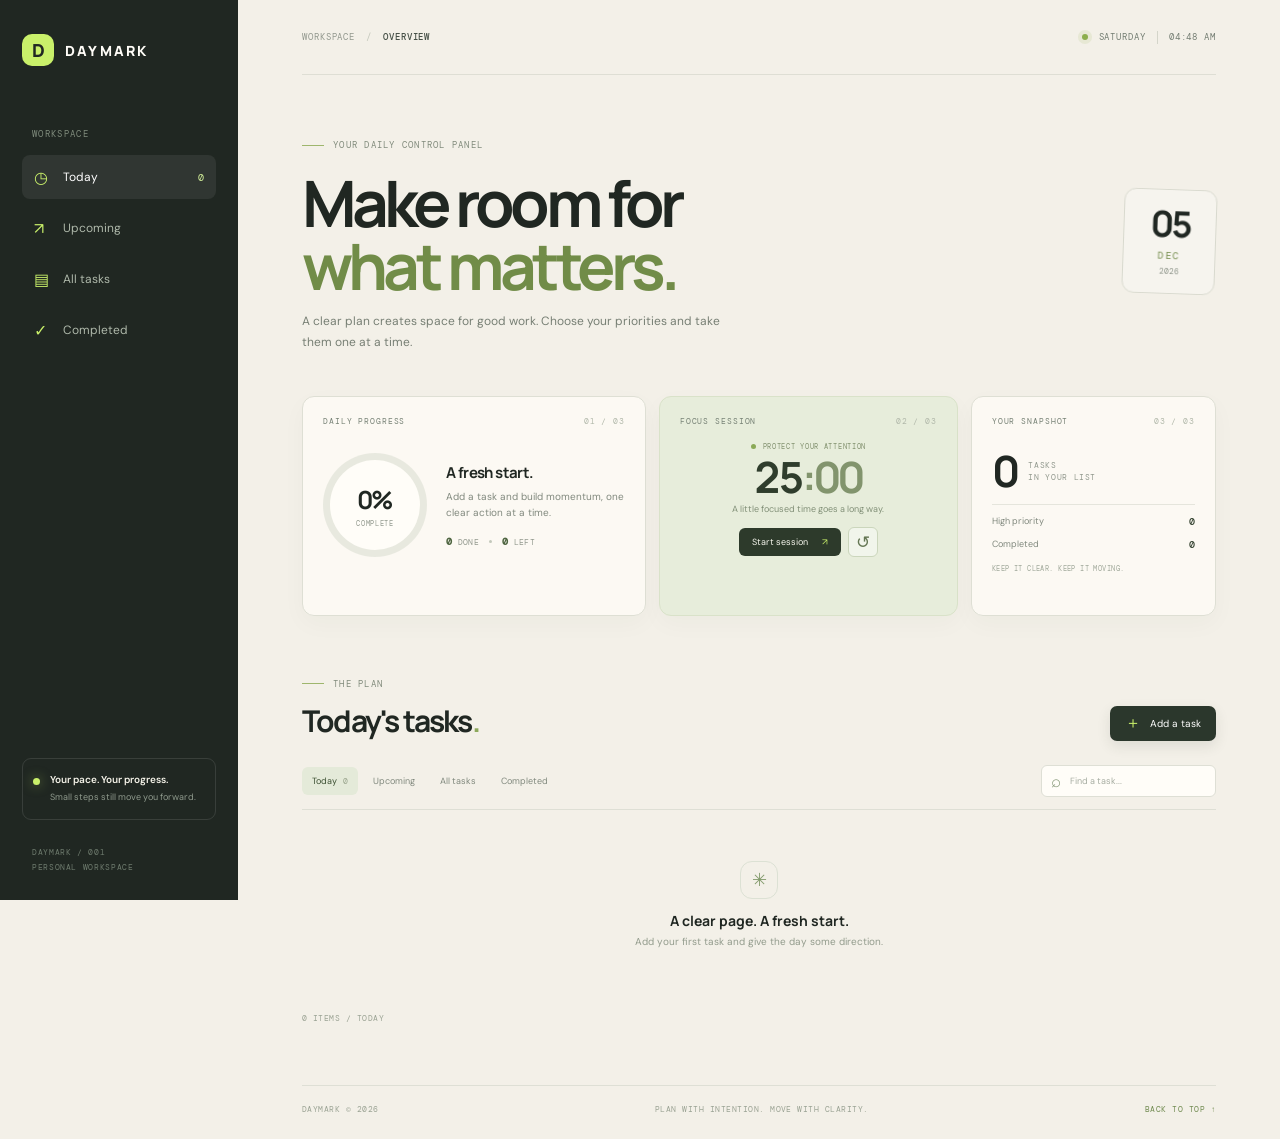
<file: Level-1-Bonus-Project-DAYMARK/index.html>
<!DOCTYPE html>
<html lang="en">
<head>
  <meta charset="UTF-8">
  <meta name="viewport" content="width=device-width, initial-scale=1.0">
  <meta name="theme-color" content="#f3f0e8">
  <meta name="description" content="DAYMARK is a focused daily planner for turning priorities into progress.">
  <title>DAYMARK | Make the day count</title>
  <link rel="preconnect" href="https://fonts.googleapis.com">
  <link rel="preconnect" href="https://fonts.gstatic.com" crossorigin>
  <link href="https://fonts.googleapis.com/css2?family=DM+Mono:wght@400;500&family=DM+Sans:wght@400;500;600;700&family=Manrope:wght@400;500;600;700;800&display=swap" rel="stylesheet">
  <link rel="stylesheet" href="styles.css">
  <script src="script.js" defer></script>
</head>
<body>
  <div class="page-shell">
    <aside class="rail">
      <a class="brand" href="#" aria-label="DAYMARK home"><span class="brand-mark">D</span><span>DAYMARK</span></a>
      <div class="rail-caption">WORKSPACE</div>
      <nav class="side-nav" aria-label="Task views">
        <button class="nav-item active" data-filter="today"><span class="nav-icon">◷</span>Today <span class="nav-count" id="today-count">0</span></button>
        <button class="nav-item" data-filter="upcoming"><span class="nav-icon">↗</span>Upcoming</button>
        <button class="nav-item" data-filter="all"><span class="nav-icon">▤</span>All tasks</button>
        <button class="nav-item" data-filter="completed"><span class="nav-icon">✓</span>Completed</button>
      </nav>
      <div class="rail-bottom">
        <div class="rail-note"><span class="note-dot"></span><div><strong>Your pace. Your progress.</strong><small>Small steps still move you forward.</small></div></div>
        <div class="rail-foot">DAYMARK / 001<br>PERSONAL WORKSPACE</div>
      </div>
    </aside>

    <main class="main">
      <header class="topbar">
        <div class="breadcrumb"><span>WORKSPACE</span><b>/</b><strong>OVERVIEW</strong></div>
        <div class="top-meta"><span class="live-dot"></span><span id="today-label">YOUR DAY</span><span class="top-divider"></span><span id="clock">--:--</span></div>
      </header>

      <section class="welcome">
        <div>
          <p class="eyebrow"><span class="eyebrow-line"></span> YOUR DAILY CONTROL PANEL</p>
          <h1>Make room for<br><em>what matters.</em></h1>
          <p class="welcome-copy">A clear plan creates space for good work. Choose your priorities and take them one at a time.</p>
        </div>
        <div class="date-stamp"><span class="date-day" id="date-day">13</span><span class="date-month" id="date-month">NOV</span><span class="date-year" id="date-year">2026</span></div>
      </section>

      <section class="overview-grid" aria-label="Daily overview">
        <article class="progress-panel">
          <div class="panel-top"><span>DAILY PROGRESS</span><span class="panel-index">01 / 03</span></div>
          <div class="progress-content">
            <div class="progress-ring" id="progress-ring"><div class="ring-inner"><strong id="progress-percent">0%</strong><span>COMPLETE</span></div></div>
            <div class="progress-copy"><h2 id="progress-title">A fresh start.</h2><p id="progress-description">Add a task and build momentum, one clear action at a time.</p><div class="progress-stats"><span><b id="done-count">0</b> DONE</span><i></i><span><b id="remaining-count">0</b> LEFT</span></div></div>
          </div>
        </article>
        <article class="focus-panel">
          <div class="panel-top"><span>FOCUS SESSION</span><span class="panel-index">02 / 03</span></div>
          <div class="focus-center"><div class="focus-label"><span class="focus-pulse"></span> PROTECT YOUR ATTENTION</div><div class="timer" id="timer">25<span>:00</span></div><p id="timer-status">A little focused time goes a long way.</p><div class="timer-actions"><button class="timer-start" id="timer-start">Start session <span>↗</span></button><button class="timer-reset" id="timer-reset" aria-label="Reset focus timer">↺</button></div></div>
        </article>
        <article class="summary-panel">
          <div class="panel-top"><span>YOUR SNAPSHOT</span><span class="panel-index">03 / 03</span></div>
          <div class="summary-number"><strong id="total-count">0</strong><span>TASKS<br>IN YOUR LIST</span></div>
          <div class="summary-divider"></div>
          <div class="summary-row"><span>High priority</span><b id="high-count">0</b></div>
          <div class="summary-row"><span>Completed</span><b id="summary-done">0</b></div>
          <div class="summary-foot">KEEP IT CLEAR. KEEP IT MOVING.</div>
        </article>
      </section>

      <section class="tasks-section">
        <div class="tasks-heading"><div><p class="eyebrow"><span class="eyebrow-line"></span> THE PLAN</p><h2 id="list-title">Today's tasks<span>.</span></h2></div><button class="add-trigger" id="open-form"><span>＋</span> Add a task</button></div>
        <form class="task-form" id="task-form" hidden>
          <div class="form-heading"><div><span class="form-kicker">NEW ENTRY / 001</span><h3>Give the next step a name.</h3></div><button type="button" class="form-close" id="close-form" aria-label="Close form">×</button></div>
          <label class="field-label" for="task-title">TASK NAME</label>
          <input id="task-title" name="title" maxlength="90" placeholder="What needs your attention?" autocomplete="off" required>
          <div class="form-options">
            <div><label class="field-label" for="task-date">DUE DATE</label><input type="date" id="task-date" name="date" required></div>
            <div><label class="field-label" for="task-priority">PRIORITY</label><select id="task-priority" name="priority"><option value="normal">Normal</option><option value="high">High</option><option value="low">Low</option></select></div>
            <div><label class="field-label" for="task-category">CATEGORY</label><select id="task-category" name="category"><option>Personal</option><option>Study</option><option>Work</option><option>Creative</option></select></div>
          </div>
          <div class="form-actions"><span>Keep it specific. Make it doable.</span><button type="submit" class="save-task">Add to my plan <span>↗</span></button></div>
        </form>
        <div class="list-toolbar">
          <div class="filter-tabs" role="group" aria-label="Filter tasks"><button class="filter-tab active" data-filter="today">Today <span id="tab-today">0</span></button><button class="filter-tab" data-filter="upcoming">Upcoming</button><button class="filter-tab" data-filter="all">All tasks</button><button class="filter-tab" data-filter="completed">Completed</button></div>
          <label class="search-box"><span>⌕</span><input id="search" type="search" placeholder="Find a task..." aria-label="Search tasks"></label>
        </div>
        <div class="task-list" id="task-list" aria-live="polite"></div>
        <div class="list-footer"><span id="list-summary">YOUR TASKS, YOUR PACE.</span><button id="clear-completed" class="clear-button">Clear completed</button></div>
      </section>
      <footer class="footer"><span>DAYMARK © <span id="footer-year">2026</span></span><span>PLAN WITH INTENTION. MOVE WITH CLARITY.</span><a href="#top" id="back-top">BACK TO TOP ↑</a></footer>
    </main>
  </div>
  <div class="toast" id="toast" role="status" aria-live="polite"></div>
</body>
</html>
</file>
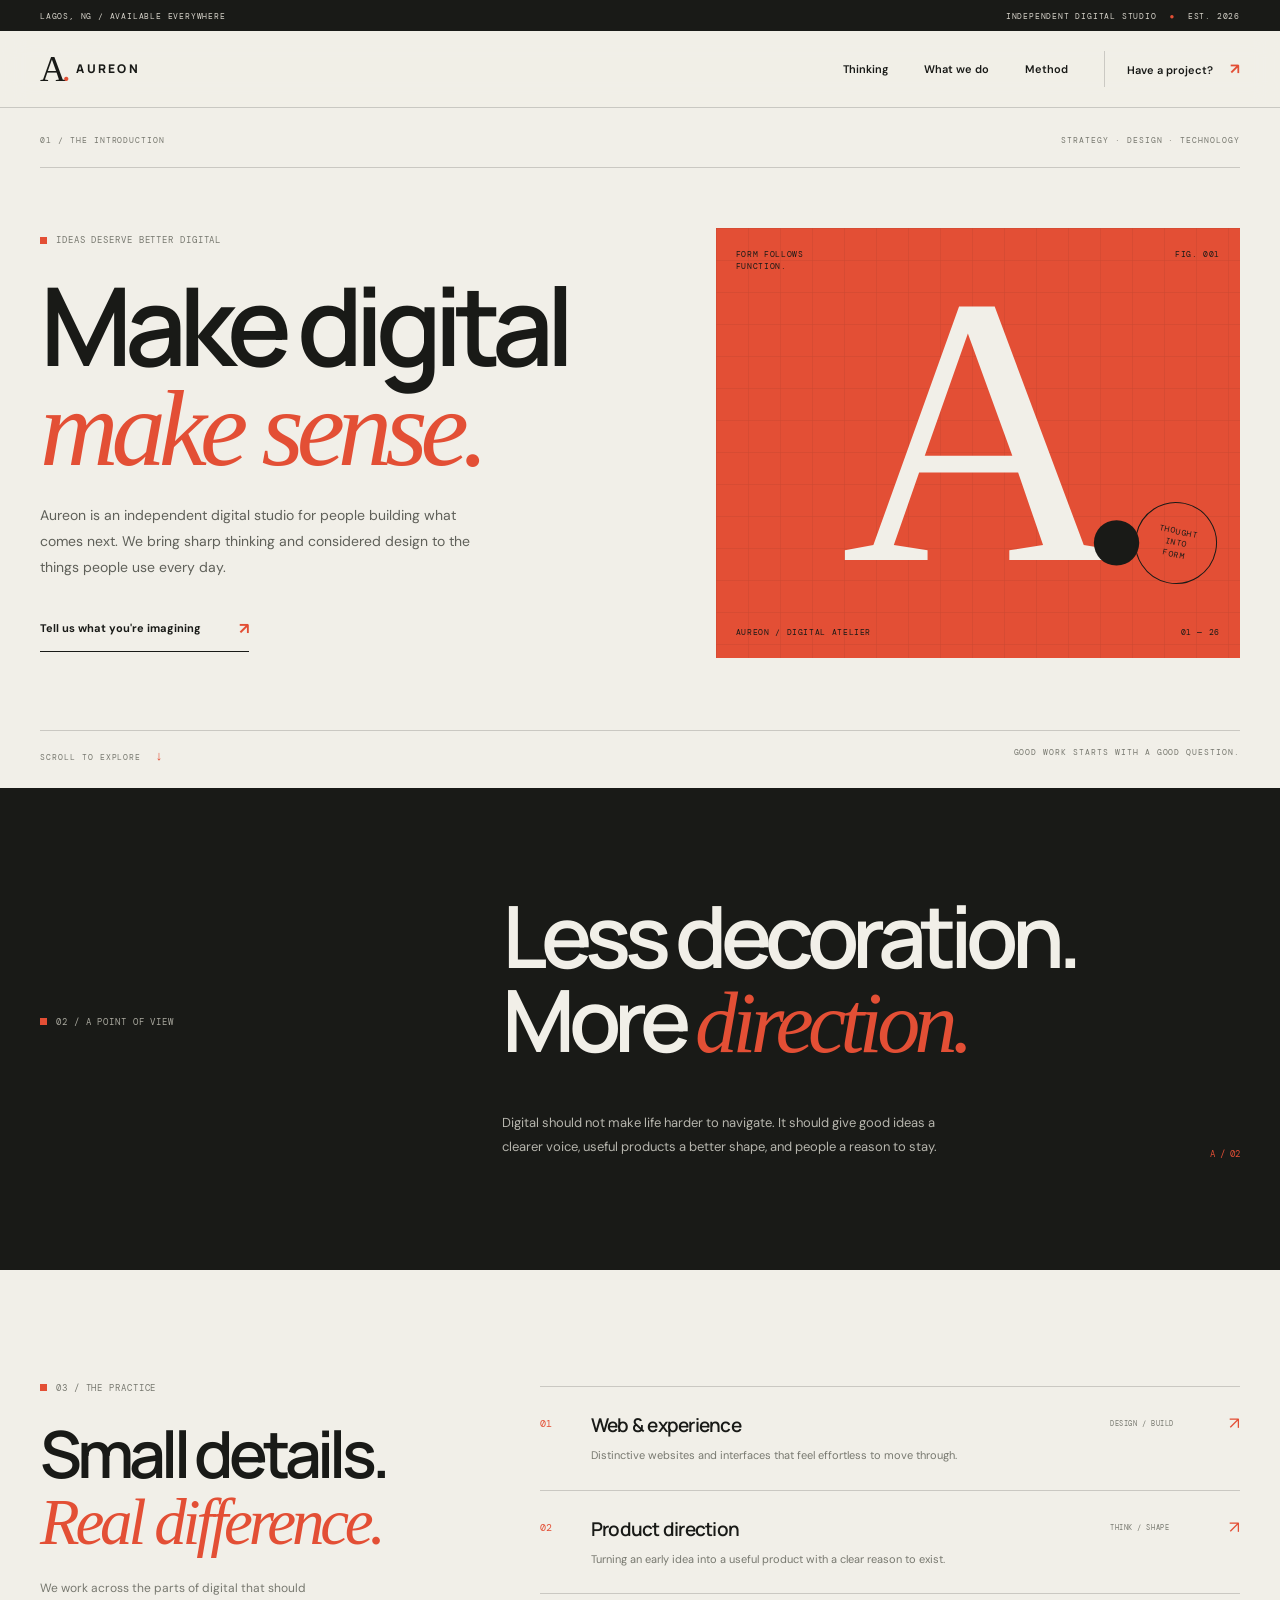
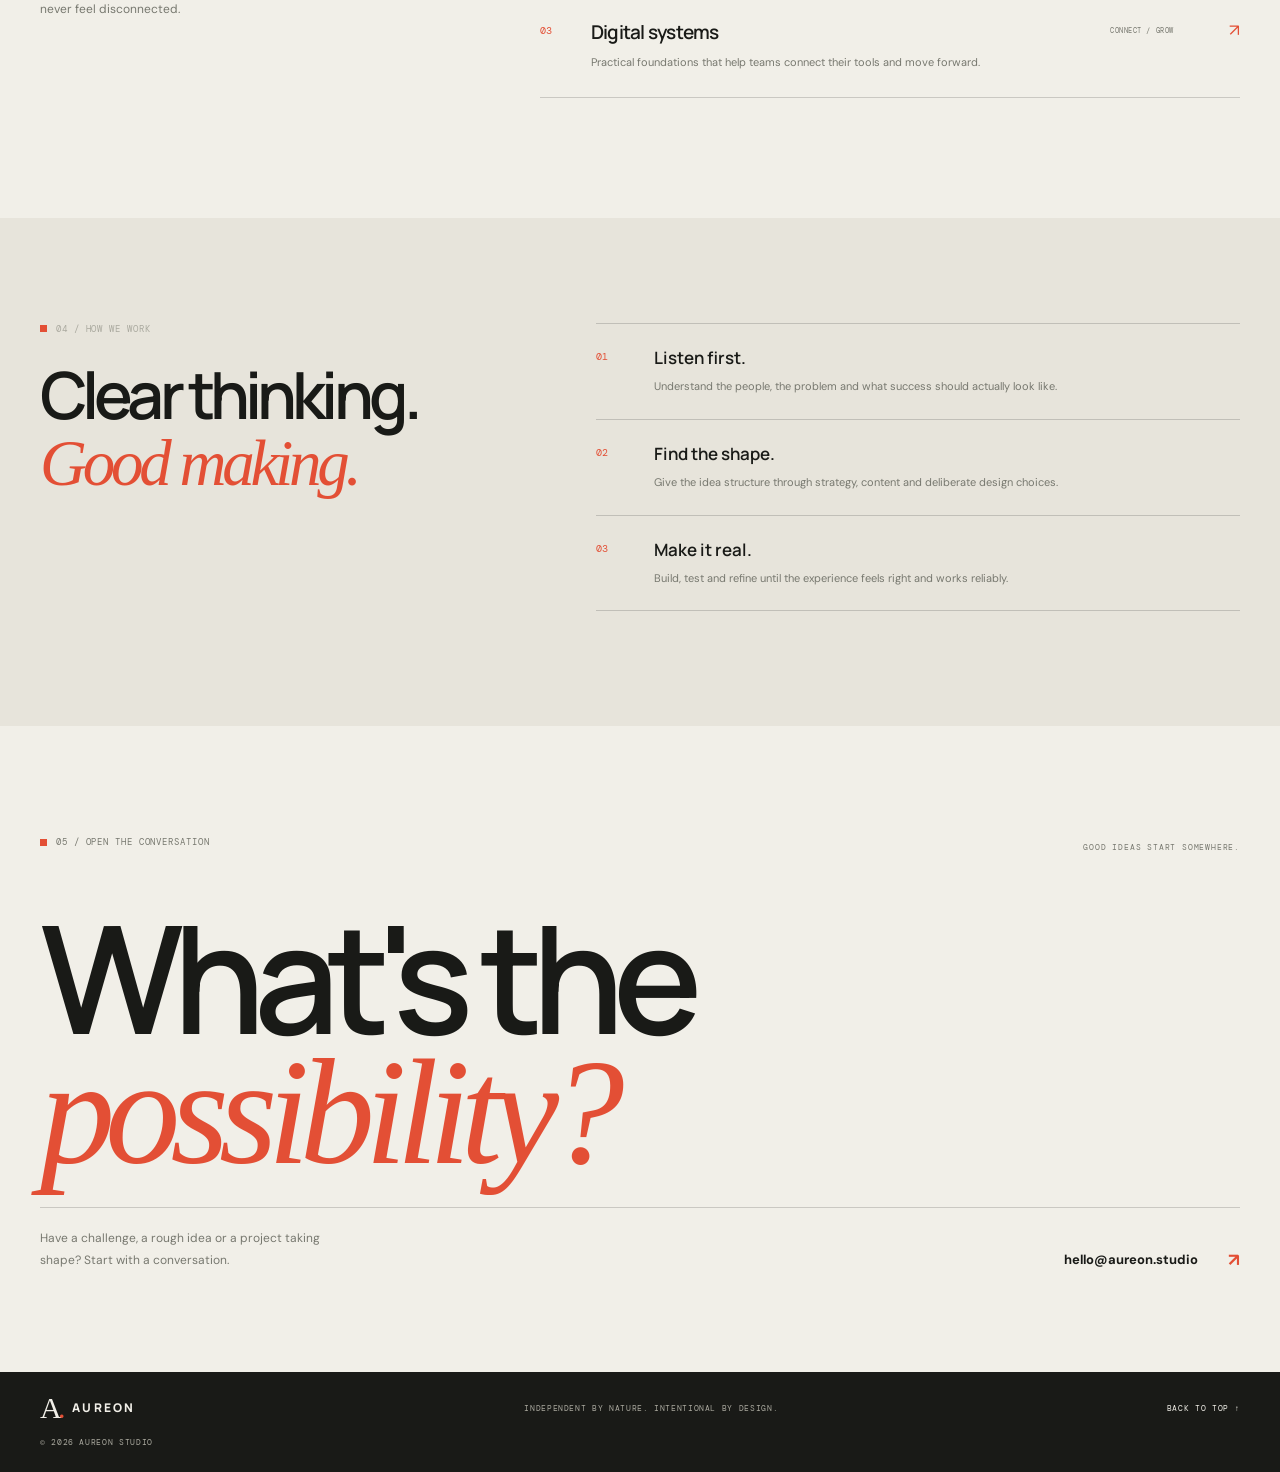
<file: Level-1-Landing-Page-AUREON/index.html>
<!DOCTYPE html>
<html lang="en">
<head>
  <meta charset="UTF-8">
  <meta name="viewport" content="width=device-width, initial-scale=1.0">
  <meta name="description" content="Aureon is an independent digital studio building clear, useful digital experiences for ambitious ideas.">
  <meta name="theme-color" content="#f1efe8">
  <title>Aureon Studio | Make digital make sense.</title>
  <link rel="preconnect" href="https://fonts.googleapis.com">
  <link rel="preconnect" href="https://fonts.gstatic.com" crossorigin>
  <link href="https://fonts.googleapis.com/css2?family=DM+Mono:wght@400;500&family=DM+Sans:wght@400;500;600;700&family=Manrope:wght@400;500;600;700;800&display=swap" rel="stylesheet">
  <link rel="stylesheet" href="styles.css">
  <script src="script.js" defer></script>
</head>
<body>
  <a class="skip-link" href="#main">Skip to content</a>
  <div class="topline"><span>LAGOS, NG / AVAILABLE EVERYWHERE</span><span>INDEPENDENT DIGITAL STUDIO <i>●</i> EST. 2026</span></div>
  <header class="site-header" id="top">
    <nav class="nav shell" aria-label="Main navigation">
      <a class="brand" href="#top" aria-label="Aureon home"><span class="brand-symbol">A<span>.</span></span><span class="brand-name">AUREON</span></a>
      <button class="menu-toggle" type="button" aria-label="Open navigation" aria-expanded="false" aria-controls="nav-links"><span></span><span></span></button>
      <div class="nav-links" id="nav-links">
        <a href="#thinking">Thinking</a>
        <a href="#services">What we do</a>
        <a href="#method">Method</a>
        <a class="nav-contact" href="#contact">Have a project? <b>↗</b></a>
      </div>
    </nav>
  </header>

  <main id="main">
    <section class="hero shell">
      <div class="hero-meta"><span>01 / THE INTRODUCTION</span><span>STRATEGY · DESIGN · TECHNOLOGY</span></div>
      <div class="hero-main">
        <div class="hero-copy">
          <p class="eyebrow"><span class="red-square"></span> IDEAS DESERVE BETTER DIGITAL</p>
          <h1>Make digital<br><em>make sense.</em></h1>
          <p class="hero-description">Aureon is an independent digital studio for people building what comes next. We bring sharp thinking and considered design to the things people use every day.</p>
          <a class="hero-link" href="#contact"><span>Tell us what you're imagining</span><b>↗</b></a>
        </div>
        <div class="hero-art" aria-label="Aureon typographic identity artwork">
          <div class="art-top"><span>FORM FOLLOWS<br>FUNCTION.</span><span>FIG. 001</span></div>
          <div class="art-letter">A<span>.</span></div>
          <div class="art-baseline"><span>AUREON / DIGITAL ATELIER</span><span>01 — 26</span></div>
          <div class="art-stamp">THOUGHT<br>INTO<br>FORM</div>
        </div>
      </div>
      <div class="hero-foot"><span>SCROLL TO EXPLORE <b>↓</b></span><span>GOOD WORK STARTS WITH A GOOD QUESTION.</span></div>
    </section>

    <section class="manifesto" id="thinking">
      <div class="shell manifesto-grid">
        <p class="eyebrow"><span class="red-square"></span> 02 / A POINT OF VIEW</p>
        <div class="manifesto-content">
          <h2>Less decoration.<br>More <em>direction.</em></h2>
          <div class="manifesto-bottom"><p>Digital should not make life harder to navigate. It should give good ideas a clearer voice, useful products a better shape, and people a reason to stay.</p><span class="manifesto-mark">A / 02</span></div>
        </div>
      </div>
    </section>

    <section class="services shell" id="services">
      <div class="section-intro">
        <p class="eyebrow"><span class="red-square"></span> 03 / THE PRACTICE</p>
        <h2>Small details.<br><em>Real difference.</em></h2>
        <p>We work across the parts of digital that should never feel disconnected.</p>
      </div>
      <div class="service-list">
        <article class="service-row"><span class="service-no">01</span><div><h3>Web & experience</h3><p>Distinctive websites and interfaces that feel effortless to move through.</p></div><span class="service-tag">DESIGN / BUILD</span><b class="service-arrow">↗</b></article>
        <article class="service-row"><span class="service-no">02</span><div><h3>Product direction</h3><p>Turning an early idea into a useful product with a clear reason to exist.</p></div><span class="service-tag">THINK / SHAPE</span><b class="service-arrow">↗</b></article>
        <article class="service-row"><span class="service-no">03</span><div><h3>Digital systems</h3><p>Practical foundations that help teams connect their tools and move forward.</p></div><span class="service-tag">CONNECT / GROW</span><b class="service-arrow">↗</b></article>
      </div>
    </section>

    <section class="method" id="method">
      <div class="shell method-grid">
        <div class="method-heading"><p class="eyebrow"><span class="red-square"></span> 04 / HOW WE WORK</p><h2>Clear thinking.<br><em>Good making.</em></h2></div>
        <div class="method-steps">
          <article><span>01</span><div><h3>Listen first.</h3><p>Understand the people, the problem and what success should actually look like.</p></div></article>
          <article><span>02</span><div><h3>Find the shape.</h3><p>Give the idea structure through strategy, content and deliberate design choices.</p></div></article>
          <article><span>03</span><div><h3>Make it real.</h3><p>Build, test and refine until the experience feels right and works reliably.</p></div></article>
        </div>
      </div>
    </section>

    <section class="contact shell" id="contact">
      <div class="contact-top"><p class="eyebrow"><span class="red-square"></span> 05 / OPEN THE CONVERSATION</p><span>GOOD IDEAS START SOMEWHERE.</span></div>
      <h2>What's the<br><em>possibility?</em></h2>
      <div class="contact-bottom"><p>Have a challenge, a rough idea or a project taking shape? Start with a conversation.</p><a href="mailto:hello@aureon.studio">hello@aureon.studio <b>↗</b></a></div>
    </section>
  </main>

  <footer class="site-footer">
    <div class="shell footer-inner">
      <a class="brand" href="#top"><span class="brand-symbol">A<span>.</span></span><span class="brand-name">AUREON</span></a>
      <span class="footer-note">INDEPENDENT BY NATURE. INTENTIONAL BY DESIGN.</span>
      <a class="back-top" href="#top">BACK TO TOP ↑</a>
      <span class="copyright">© <span id="year">2026</span> AUREON STUDIO</span>
    </div>
  </footer>
</body>
</html>
</file>
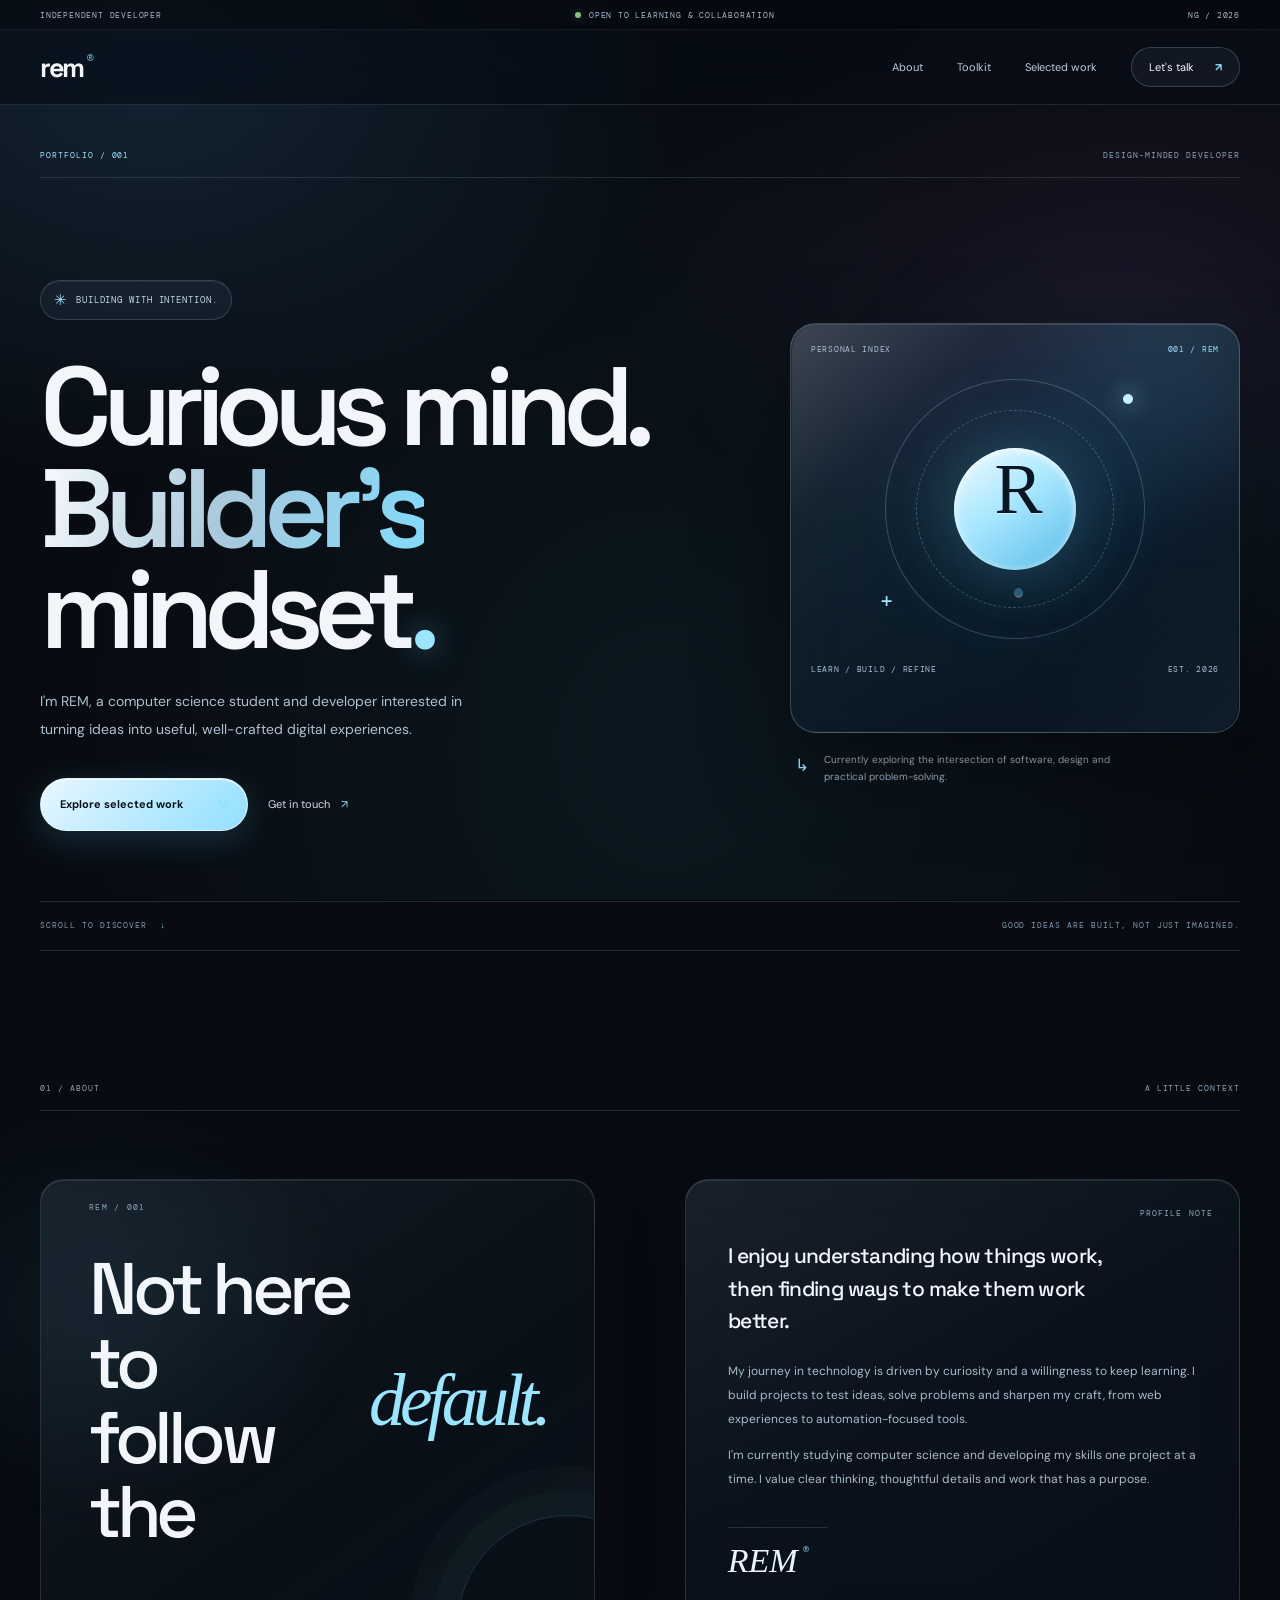
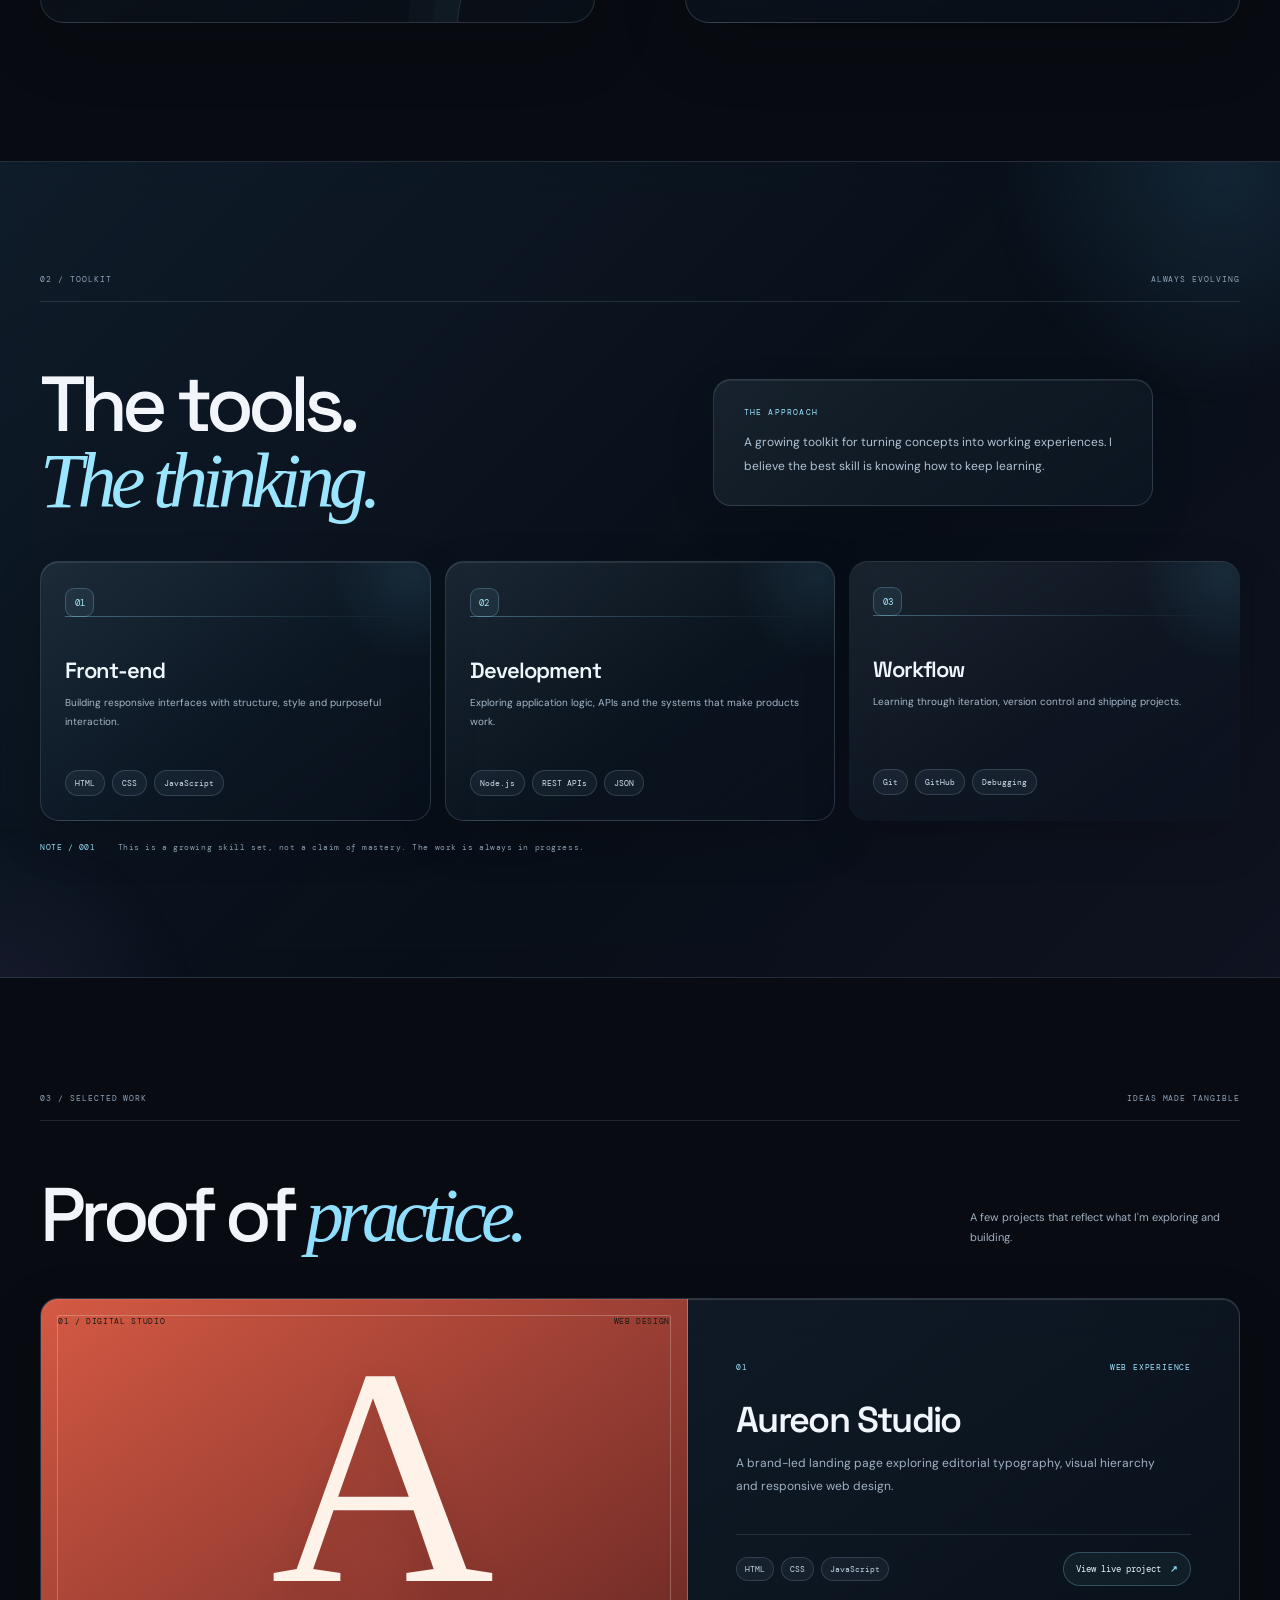
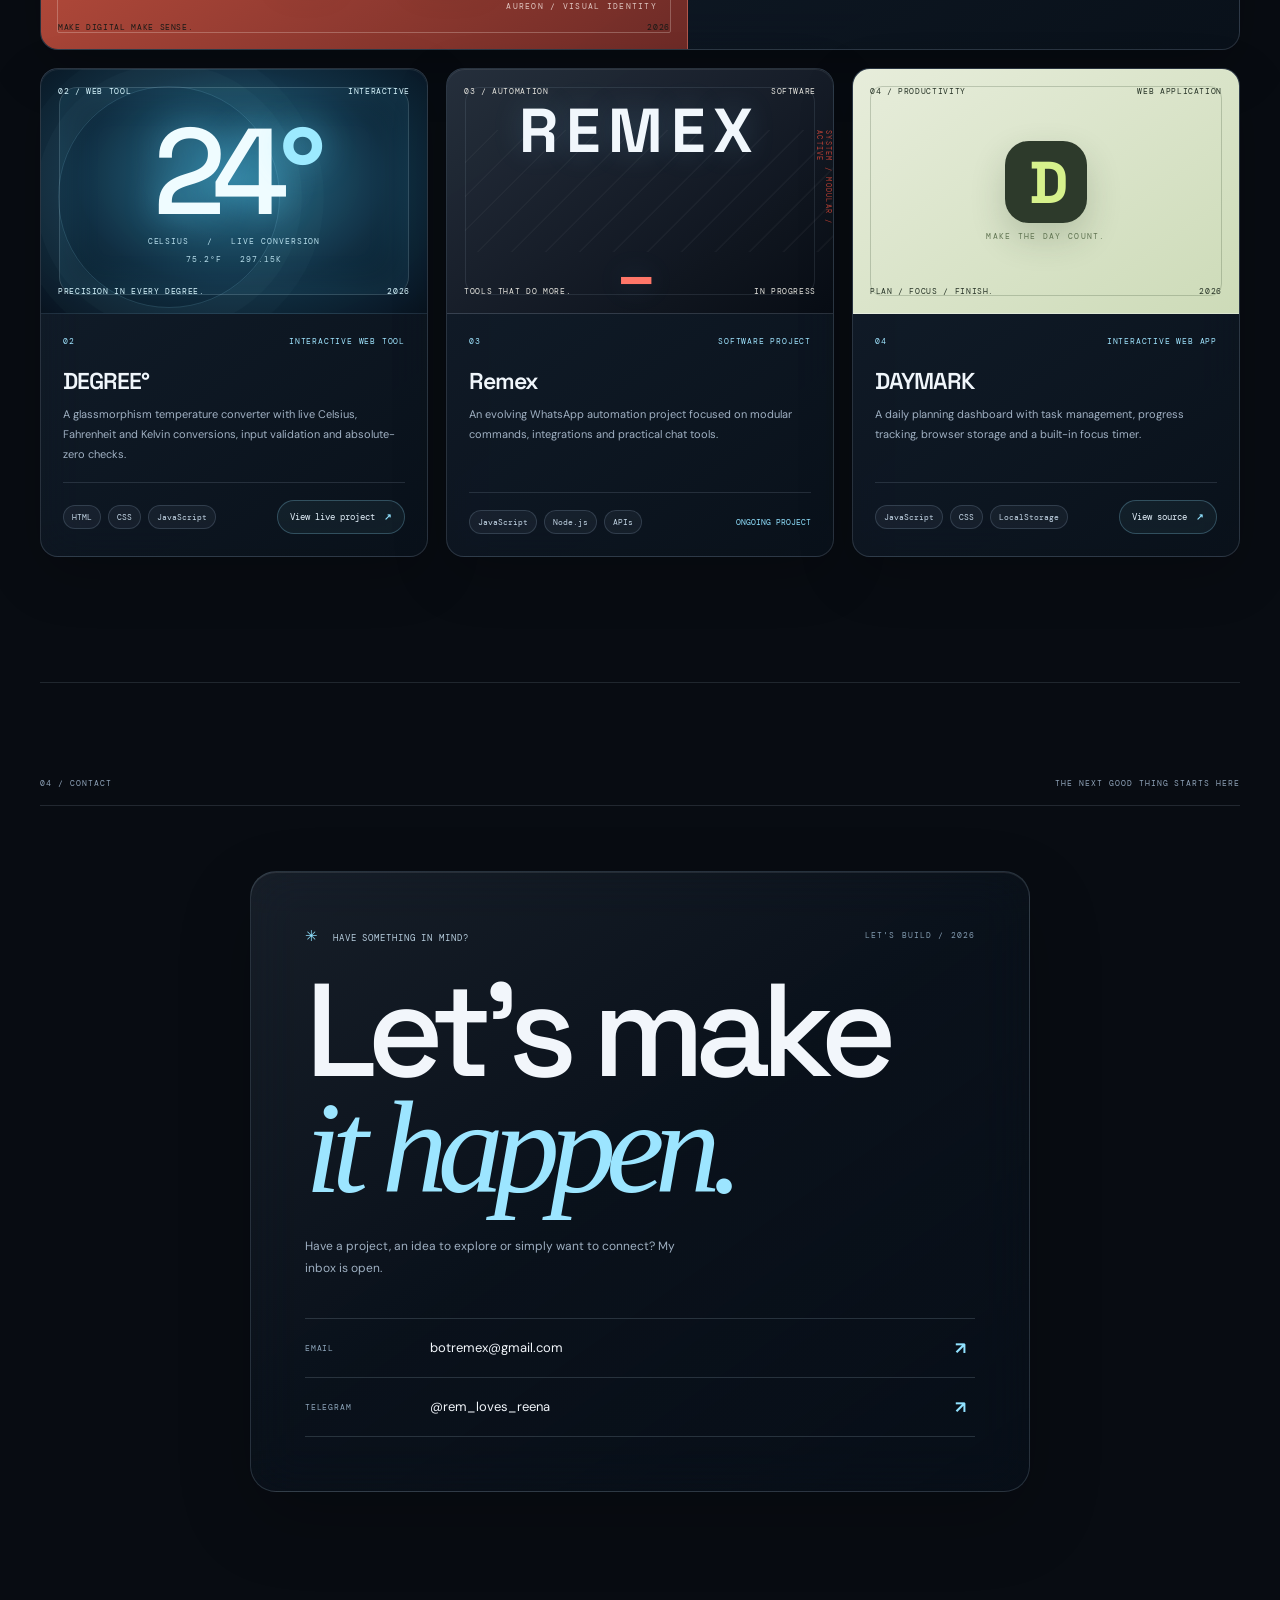
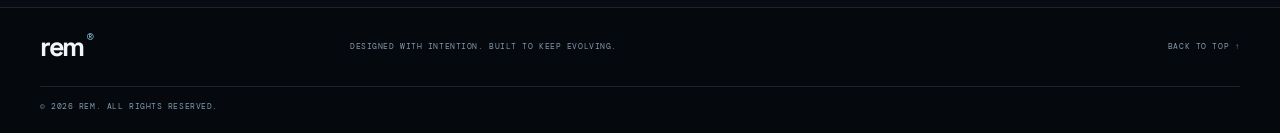
<file: Level-1-Personal-Portfolio-REM/index.html>
<!DOCTYPE html>
<html lang="en">
<head>
  <meta charset="UTF-8">
  <meta name="viewport" content="width=device-width, initial-scale=1.0">
  <meta name="description" content="REM is a computer science student and independent developer building thoughtful digital experiences and useful software.">
  <meta name="theme-color" content="#080c12">
  <title>REM | Developer & Digital Builder</title>
  <link rel="preconnect" href="https://fonts.googleapis.com">
  <link rel="preconnect" href="https://fonts.gstatic.com" crossorigin>
  <link href="https://fonts.googleapis.com/css2?family=DM+Mono:wght@400;500&family=DM+Sans:wght@400;500;600;700&family=Space+Grotesk:wght@400;500;600;700&display=swap" rel="stylesheet">
  <link rel="stylesheet" href="styles.css">
  <script src="script.js" defer></script>
</head>
<body>
  <a class="skip-link" href="#main">Skip to content</a>
  <div class="announcement"><span>INDEPENDENT DEVELOPER</span><span class="availability"><i></i> OPEN TO LEARNING & COLLABORATION</span><span>NG / 2026</span></div>
  <header class="header">
    <nav class="nav wrap" aria-label="Main navigation">
      <a class="wordmark" href="#home" aria-label="REM home">rem<span>®</span></a>
      <button class="menu-toggle" aria-label="Open menu" aria-expanded="false" aria-controls="nav-menu"><span></span><span></span></button>
      <div class="nav-menu" id="nav-menu">
        <a href="#about">About</a><a href="#skills">Toolkit</a><a href="#work">Selected work</a><a class="nav-cta" href="#contact">Let's talk <b>↗</b></a>
      </div>
    </nav>
  </header>
  <main id="main">
    <section class="hero wrap" id="home">
      <div class="hero-kicker"><span>PORTFOLIO / 001</span><span>DESIGN-MINDED DEVELOPER</span></div>
      <div class="hero-grid">
        <div class="hero-copy">
          <p class="micro"><span class="cross">✳</span> BUILDING WITH INTENTION.</p>
          <h1>Curious mind.<br><span>Builder's</span> mindset<span class="period">.</span></h1>
          <p class="intro">I'm REM, a computer science student and developer interested in turning ideas into useful, well-crafted digital experiences.</p>
          <div class="hero-actions"><a class="button button-light" href="#work">Explore selected work <span>↘</span></a><a class="text-link" href="#contact">Get in touch <span>↗</span></a></div>
        </div>
        <aside class="hero-aside" aria-label="Developer profile">
          <div class="orbit-card">
            <div class="orbit-label"><span>PERSONAL INDEX</span><span>001 / REM</span></div>
            <div class="orbit-graphic"><div class="orbit-ring ring-one"></div><div class="orbit-ring ring-two"></div><div class="orbit-core">R<span>.</span></div><span class="orbit-dot"></span><span class="orbit-cross">+</span></div>
            <div class="orbit-bottom"><span>LEARN / BUILD / REFINE</span><span>EST. 2026</span></div>
          </div>
          <div class="aside-note"><span class="note-mark">↳</span><p>Currently exploring the intersection of software, design and practical problem-solving.</p></div>
        </aside>
      </div>
      <div class="hero-bottom"><span>SCROLL TO DISCOVER <b>↓</b></span><span>GOOD IDEAS ARE BUILT, NOT JUST IMAGINED.</span></div>
    </section>

    <section class="about section-wrap" id="about">
      <div class="section-label"><span>01 / ABOUT</span><span>A LITTLE CONTEXT</span></div>
      <div class="about-grid">
        <h2>Not here to<br>follow the <em>default.</em></h2>
        <div class="about-copy"><p class="lead">I enjoy understanding how things work, then finding ways to make them work better.</p><p>My journey in technology is driven by curiosity and a willingness to keep learning. I build projects to test ideas, solve problems and sharpen my craft, from web experiences to automation-focused tools.</p><p>I'm currently studying computer science and developing my skills one project at a time. I value clear thinking, thoughtful details and work that has a purpose.</p><div class="signature">REM<span>®</span></div></div>
      </div>
    </section>

    <section class="skills section-wrap" id="skills">
      <div class="section-label"><span>02 / TOOLKIT</span><span>ALWAYS EVOLVING</span></div>
      <div class="skills-head"><h2>The tools.<br><em>The thinking.</em></h2><p>A growing toolkit for turning concepts into working experiences. I believe the best skill is knowing how to keep learning.</p></div>
      <div class="skill-grid">
        <article class="skill-card"><span class="skill-index">01</span><h3>Front-end</h3><p>Building responsive interfaces with structure, style and purposeful interaction.</p><div class="tags"><span>HTML</span><span>CSS</span><span>JavaScript</span></div></article>
        <article class="skill-card"><span class="skill-index">02</span><h3>Development</h3><p>Exploring application logic, APIs and the systems that make products work.</p><div class="tags"><span>Node.js</span><span>REST APIs</span><span>JSON</span></div></article>
        <article class="skill-card"><span class="skill-index">03</span><h3>Workflow</h3><p>Learning through iteration, version control and shipping projects.</p><div class="tags"><span>Git</span><span>GitHub</span><span>Debugging</span></div></article>
      </div>
      <p class="skills-note"><span>NOTE / 001</span> This is a growing skill set, not a claim of mastery. The work is always in progress.</p>
    </section>

    <section class="work section-wrap" id="work">
      <div class="section-label"><span>03 / SELECTED WORK</span><span>IDEAS MADE TANGIBLE</span></div>
      <div class="work-heading"><h2>Proof of <em>practice.</em></h2><p>A few projects that reflect what I'm exploring and building.</p></div>
      <div class="project-list">
        <article class="project project-featured">
          <div class="project-visual aureon-visual"><div class="visual-top"><span>01 / DIGITAL STUDIO</span><span>WEB DESIGN</span></div><div class="visual-word">A<span>.</span></div><div class="visual-bottom"><span>MAKE DIGITAL MAKE SENSE.</span><span>2026</span></div></div>
          <div class="project-info"><div class="project-meta"><span>01</span><span>WEB EXPERIENCE</span></div><h3>Aureon Studio</h3><p>A brand-led landing page exploring editorial typography, visual hierarchy and responsive web design.</p><div class="project-foot"><div class="tags"><span>HTML</span><span>CSS</span><span>JavaScript</span></div><a href="https://aureon-lyart.vercel.app/?utm_source=chatgpt.com#top" target="_blank" rel="noopener noreferrer">View live project <b>↗</b></a></div></div>
        </article>
        <article class="project">
          <div class="project-visual degree-visual"><div class="visual-top"><span>02 / WEB TOOL</span><span>INTERACTIVE</span></div><div class="degree-mark"><strong>24<span>°</span></strong><small>CELSIUS&nbsp;&nbsp; / &nbsp;&nbsp;LIVE CONVERSION</small><i>75.2°F&nbsp;&nbsp; 297.15K</i></div><div class="visual-bottom"><span>PRECISION IN EVERY DEGREE.</span><span>2026</span></div></div>
          <div class="project-info"><div class="project-meta"><span>02</span><span>INTERACTIVE WEB TOOL</span></div><h3>DEGREE°</h3><p>A glassmorphism temperature converter with live Celsius, Fahrenheit and Kelvin conversions, input validation and absolute-zero checks.</p><div class="project-foot"><div class="tags"><span>HTML</span><span>CSS</span><span>JavaScript</span></div><a href="https://temperature-converter-mocha-nine.vercel.app/#method" target="_blank" rel="noopener noreferrer">View live project <b>↗</b></a></div></div>
        </article>
        <article class="project">
          <div class="project-visual remex-visual"><div class="visual-top"><span>03 / AUTOMATION</span><span>SOFTWARE</span></div><div class="remex-mark">REMEX<span>_</span></div><div class="visual-bottom"><span>TOOLS THAT DO MORE.</span><span>IN PROGRESS</span></div></div>
          <div class="project-info"><div class="project-meta"><span>03</span><span>SOFTWARE PROJECT</span></div><h3>Remex</h3><p>An evolving WhatsApp automation project focused on modular commands, integrations and practical chat tools.</p><div class="project-foot"><div class="tags"><span>JavaScript</span><span>Node.js</span><span>APIs</span></div><span class="status">ONGOING PROJECT</span></div></div>
        </article>

        <article class="project">
          <div class="project-visual daymark-visual"><div class="visual-top"><span>04 / PRODUCTIVITY</span><span>WEB APPLICATION</span></div><div class="daymark-mark"><span>D</span><i>MAKE THE DAY COUNT.</i></div><div class="visual-bottom"><span>PLAN / FOCUS / FINISH.</span><span>2026</span></div></div>
          <div class="project-info"><div class="project-meta"><span>04</span><span>INTERACTIVE WEB APP</span></div><h3>DAYMARK</h3><p>A daily planning dashboard with task management, progress tracking, browser storage and a built-in focus timer.</p><div class="project-foot"><div class="tags"><span>JavaScript</span><span>CSS</span><span>LocalStorage</span></div><a href="https://github.com/Loner-dot/OIBSIP/tree/main/Level-1-Bonus-Project-DAYMARK" target="_blank" rel="noopener noreferrer">View source <b>↗</b></a></div></div>
        </article>
      </div>
    </section>

    <section class="contact section-wrap" id="contact">
      <div class="section-label"><span>04 / CONTACT</span><span>THE NEXT GOOD THING STARTS HERE</span></div>
      <div class="contact-main"><p class="micro"><span class="cross">✳</span> HAVE SOMETHING IN MIND?</p><h2>Let's make<br><em>it happen.</em></h2><p class="contact-copy">Have a project, an idea to explore or simply want to connect? My inbox is open.</p>
        <div class="contact-links"><a href="mailto:botremex@gmail.com"><span class="contact-type">EMAIL</span><span>botremex@gmail.com</span><b>↗</b></a><a href="https://t.me/rem_loves_reena" target="_blank" rel="noopener noreferrer"><span class="contact-type">TELEGRAM</span><span>@rem_loves_reena</span><b>↗</b></a></div>
      </div>
    </section>
  </main>
  <footer class="footer"><div class="wrap footer-inner"><a class="wordmark" href="#home">rem<span>®</span></a><p>DESIGNED WITH INTENTION. BUILT TO KEEP EVOLVING.</p><a href="#home">BACK TO TOP ↑</a><small>© <span id="year">2026</span> REM. ALL RIGHTS RESERVED.</small></div></footer>
</body>
</html>
</file>
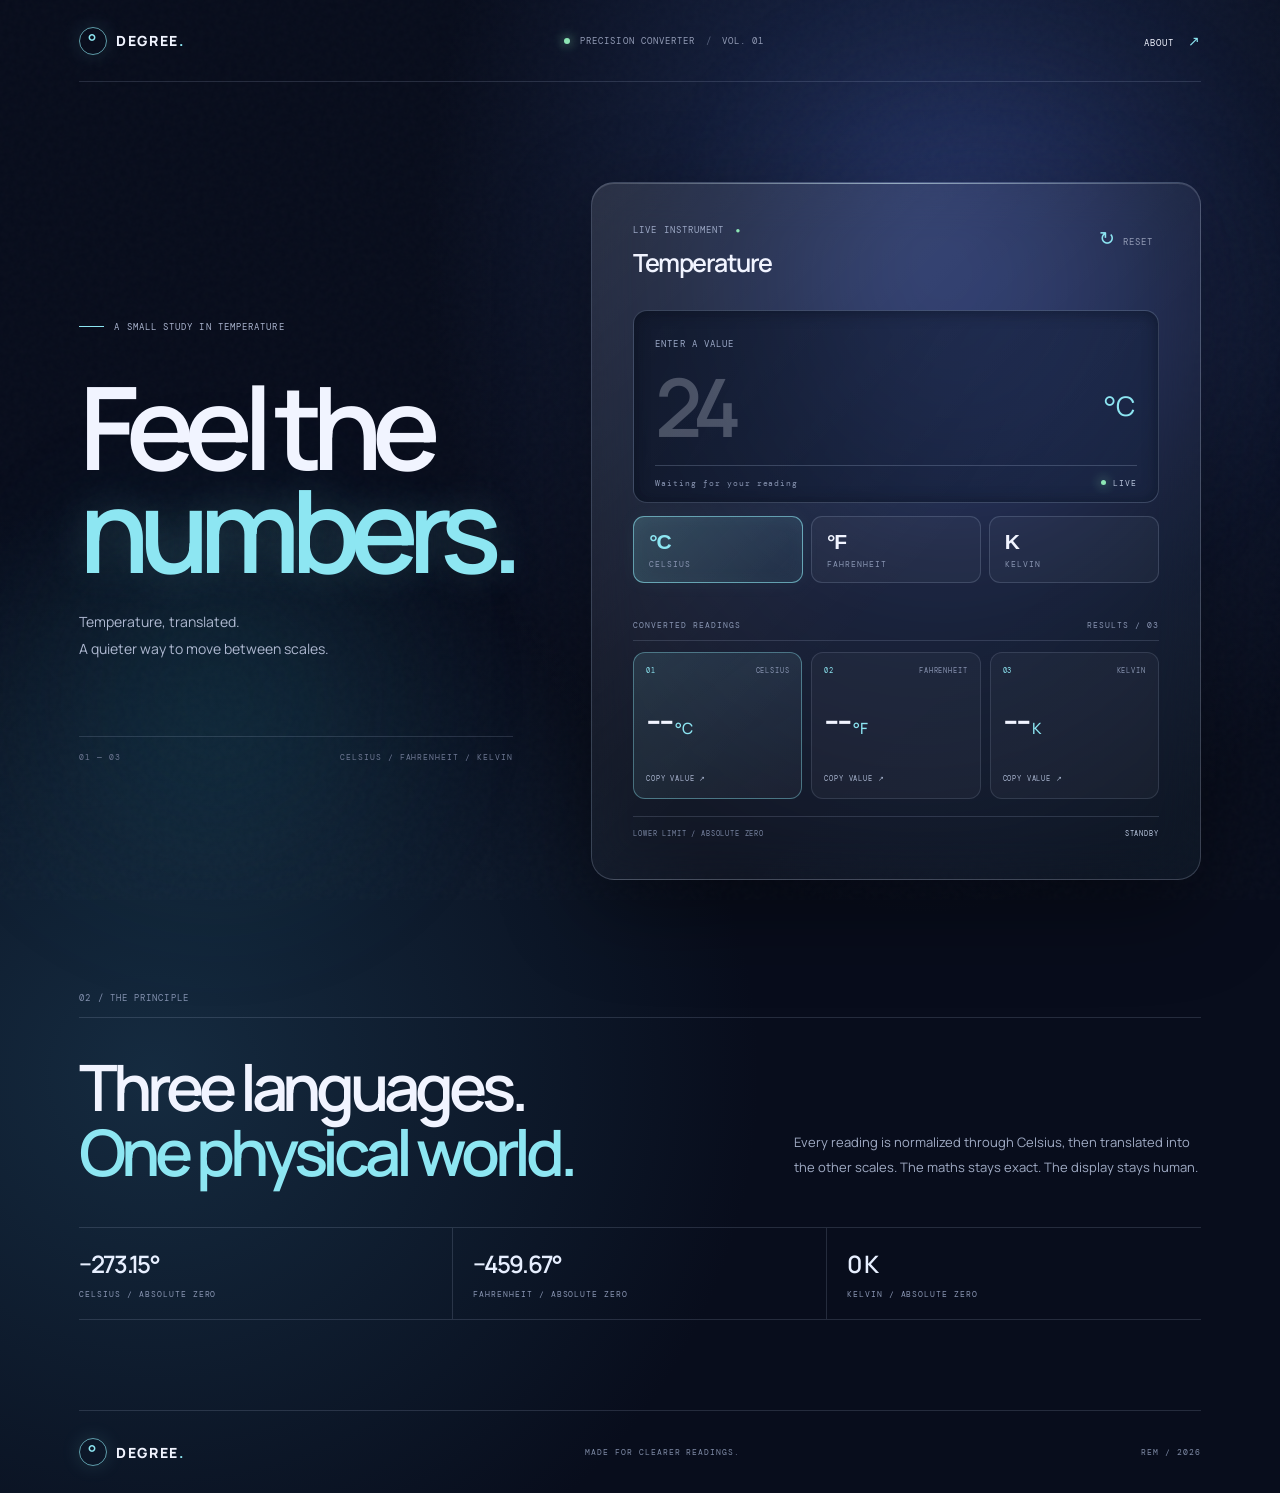
<file: Level-1-Temperature-Converter/index.html>
<!doctype html>
<html lang="en">
<head>
<meta charset="utf-8">
<meta name="viewport" content="width=device-width, initial-scale=1">
<meta name="theme-color" content="#080d1c">
<meta name="description" content="A refined temperature conversion instrument. Three scales, one clear view.">
<title>DEGREE° | Temperature, reframed</title>
<link rel="preconnect" href="https://fonts.googleapis.com">
<link rel="preconnect" href="https://fonts.gstatic.com" crossorigin>
<link href="https://fonts.googleapis.com/css2?family=DM+Mono:wght@400;500&family=Manrope:wght@400;500;600;700;800&display=swap" rel="stylesheet">
<link rel="stylesheet" href="styles.css">
<script src="script.js" defer></script>
</head>
<body>
<div class="ambient ambient-one"></div><div class="ambient ambient-two"></div><div class="grain"></div>
<div class="app-shell">
<header class="topbar">
<a class="brand" href="#" aria-label="Degree home"><span class="brand-symbol">°</span><span>DEGREE<span class="brand-dot">.</span></span></a>
<div class="top-meta"><span class="status-light"></span> PRECISION CONVERTER <span class="meta-divider">/</span> VOL. 01</div>
<a class="top-link" href="#about">ABOUT <span>↗</span></a>
</header>
<main>
<section class="hero">
<div class="hero-copy">
<p class="eyebrow"><span class="eyebrow-line"></span> A SMALL STUDY IN TEMPERATURE</p>
<h1>Feel the<br><em>numbers.</em></h1>
<p class="hero-description">Temperature, translated.<br>A quieter way to move between scales.</p>
<div class="hero-foot"><span>01 — 03</span><span>CELSIUS / FAHRENHEIT / KELVIN</span></div>
</div>
<section class="converter glass-panel" aria-labelledby="converter-title">
<div class="panel-top"><div><p class="panel-kicker">LIVE INSTRUMENT <span>●</span></p><h2 id="converter-title">Temperature</h2></div><button id="resetButton" class="reset-button" type="button" aria-label="Reset converter">↻ <span>RESET</span></button></div>
<div class="input-wrap">
<label for="temperatureInput">ENTER A VALUE</label>
<div class="value-entry"><input id="temperatureInput" type="number" inputmode="decimal" step="any" placeholder="24" autocomplete="off" aria-describedby="inputHint errorMessage"><span id="inputUnitSymbol">°C</span></div>
<div class="input-caption"><span id="inputHint">Waiting for your reading</span><span class="live-label"><i></i> LIVE</span></div>
</div>
<div class="unit-select" role="group" aria-label="Choose input unit">
<button class="unit-button selected" type="button" data-unit="C" aria-pressed="true"><b>°C</b><span>CELSIUS</span></button>
<button class="unit-button" type="button" data-unit="F" aria-pressed="false"><b>°F</b><span>FAHRENHEIT</span></button>
<button class="unit-button" type="button" data-unit="K" aria-pressed="false"><b>K</b><span>KELVIN</span></button>
</div>
<p class="error-message" id="errorMessage" role="alert" aria-live="polite"></p>
<div class="output-heading"><span>CONVERTED READINGS</span><span>RESULTS / 03</span></div>
<div class="outputs" aria-live="polite" aria-atomic="true">
<article class="output-card is-active" data-result="C"><div class="output-label"><span>01</span><span>CELSIUS</span></div><div class="output-number" id="resultC">--<small>°C</small></div><button type="button" class="copy-button" data-copy="C">COPY VALUE ↗</button></article>
<article class="output-card" data-result="F"><div class="output-label"><span>02</span><span>FAHRENHEIT</span></div><div class="output-number" id="resultF">--<small>°F</small></div><button type="button" class="copy-button" data-copy="F">COPY VALUE ↗</button></article>
<article class="output-card" data-result="K"><div class="output-label"><span>03</span><span>KELVIN</span></div><div class="output-number" id="resultK">--<small>K</small></div><button type="button" class="copy-button" data-copy="K">COPY VALUE ↗</button></article>
</div>
<div class="panel-bottom"><span>LOWER LIMIT / ABSOLUTE ZERO</span><span id="statusText">STANDBY</span></div>
</section>
</section>
<section class="about" id="about"><div class="about-index">02 / THE PRINCIPLE</div><div class="about-copy"><h2>Three languages.<br><span>One physical world.</span></h2><p>Every reading is normalized through Celsius, then translated into the other scales. The maths stays exact. The display stays human.</p></div><div class="fact-strip"><div><span class="fact-symbol">−273.15°</span><span class="fact-label">CELSIUS / ABSOLUTE ZERO</span></div><div><span class="fact-symbol">−459.67°</span><span class="fact-label">FAHRENHEIT / ABSOLUTE ZERO</span></div><div><span class="fact-symbol">0 K</span><span class="fact-label">KELVIN / ABSOLUTE ZERO</span></div></div></section>
</main>
<footer class="footer"><a class="brand" href="#"><span class="brand-symbol">°</span><span>DEGREE<span class="brand-dot">.</span></span></a><span>MADE FOR CLEARER READINGS.</span><span>REM / 2026</span></footer>
</div>
</body>
</html>
</file>
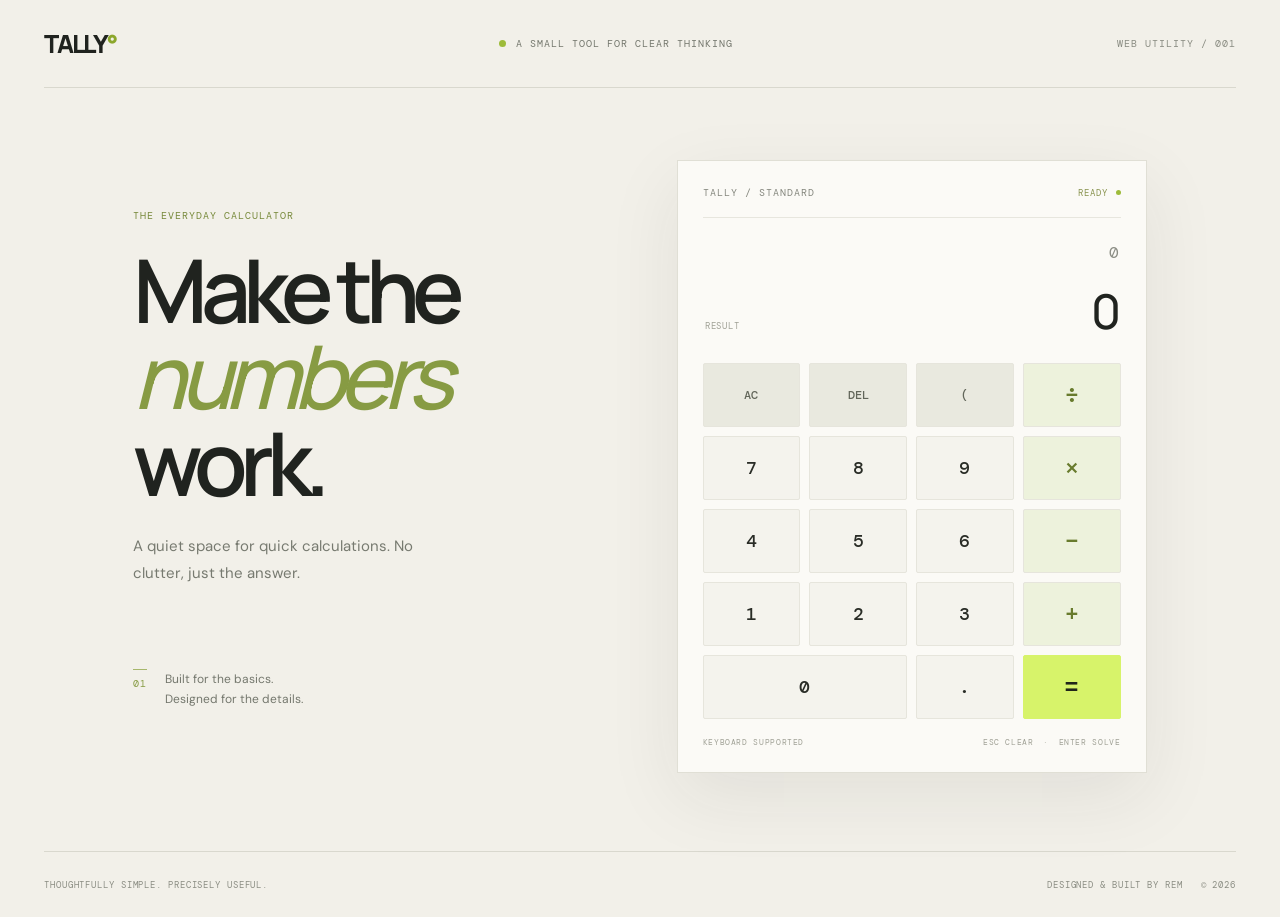
<file: Level-2-Calculator/index.html>
<!doctype html>
<html lang="en">
<head>
  <meta charset="UTF-8">
  <meta name="viewport" content="width=device-width, initial-scale=1">
  <meta name="theme-color" content="#f2f0e9">
  <meta name="description" content="TALLY is a focused, browser-based calculator built with HTML, CSS and vanilla JavaScript.">
  <title>TALLY | Calculator</title>
  <link rel="preconnect" href="https://fonts.googleapis.com">
  <link rel="preconnect" href="https://fonts.gstatic.com" crossorigin>
  <link href="https://fonts.googleapis.com/css2?family=DM+Mono:wght@400;500&family=DM+Sans:wght@400;500;600;700&family=Manrope:wght@400;500;600;700;800&display=swap" rel="stylesheet">
  <link rel="stylesheet" href="styles.css">
  <script src="script.js" defer></script>
</head>
<body>
  <main class="shell">
    <header class="topbar">
      <a class="wordmark" href="#" aria-label="TALLY home">TALLY<span>°</span></a>
      <div class="topbar-meta"><span class="status-dot"></span> A SMALL TOOL FOR CLEAR THINKING</div>
      <span class="edition">WEB UTILITY / 001</span>
    </header>
    <section class="workspace" aria-labelledby="page-title">
      <div class="intro">
        <p class="eyebrow">THE EVERYDAY CALCULATOR</p>
        <h1 id="page-title">Make the<br><em>numbers</em> work.</h1>
        <p class="intro-copy">A quiet space for quick calculations. No clutter, just the answer.</p>
        <div class="intro-note"><span class="note-index">01</span><span>Built for the basics.<br>Designed for the details.</span></div>
      </div>
      <section class="calculator" aria-label="Calculator">
        <div class="calc-head"><span class="calc-label">TALLY / STANDARD</span><span class="live-indicator">READY <i></i></span></div>
        <div class="display" aria-live="polite" aria-atomic="true">
          <div class="expression" id="expression" aria-label="Current expression">0</div>
          <div class="result-line"><span class="result-caption" id="result-caption">RESULT</span><output id="result" for="expression">0</output></div>
        </div>
        <div class="keypad" id="keypad">
          <button class="key key-utility" type="button" data-action="clear" aria-label="Clear all">AC</button>
          <button class="key key-utility" type="button" data-action="backspace" aria-label="Delete last character">DEL</button>
          <button class="key key-utility" type="button" data-value="(" aria-label="Open parenthesis">(</button>
          <button class="key key-operator" type="button" data-value="/" aria-label="Divide">÷</button>
          <button class="key" type="button" data-value="7">7</button><button class="key" type="button" data-value="8">8</button><button class="key" type="button" data-value="9">9</button><button class="key key-operator" type="button" data-value="*" aria-label="Multiply">×</button>
          <button class="key" type="button" data-value="4">4</button><button class="key" type="button" data-value="5">5</button><button class="key" type="button" data-value="6">6</button><button class="key key-operator" type="button" data-value="-" aria-label="Subtract">−</button>
          <button class="key" type="button" data-value="1">1</button><button class="key" type="button" data-value="2">2</button><button class="key" type="button" data-value="3">3</button><button class="key key-operator" type="button" data-value="+" aria-label="Add">+</button>
          <button class="key key-zero" type="button" data-value="0">0</button><button class="key" type="button" data-value=".">.</button><button class="key key-equals" type="button" data-action="equals" aria-label="Calculate result">=</button>
        </div>
        <div class="calc-foot"><span>KEYBOARD SUPPORTED</span><span>ESC CLEAR <b>·</b> ENTER SOLVE</span></div>
      </section>
    </section>
    <footer class="footer"><span>THOUGHTFULLY SIMPLE. PRECISELY USEFUL.</span><span>DESIGNED & BUILT BY REM <b>© 2026</b></span></footer>
  </main>
</body>
</html>
</file>
<file: Level-1-Bonus-Project-DAYMARK/styles.css>
:root{--paper:#f3f0e8;--white:#fffdf8;--ink:#202722;--muted:#858b81;--line:#deded4;--green:#c9f06a;--green-dark:#314522;--orange:#e47c52;--mono:"DM Mono",monospace;--sans:"DM Sans",sans-serif;--display:"Manrope",sans-serif}
*{box-sizing:border-box}html{scroll-behavior:smooth}body{margin:0;background:var(--paper);color:var(--ink);font-family:var(--sans);-webkit-font-smoothing:antialiased}button,input,select{font:inherit}button{cursor:pointer}button:focus-visible,input:focus-visible,select:focus-visible,a:focus-visible{outline:2px solid #668c36;outline-offset:3px}.page-shell{min-height:100vh;display:grid;grid-template-columns:238px minmax(0,1fr);max-width:1600px;margin:auto}.rail{position:sticky;top:0;height:100vh;padding:34px 22px 25px;background:#202722;color:#f5f3e9;display:flex;flex-direction:column}.brand{display:flex;align-items:center;gap:11px;color:#fffdf8;text-decoration:none;font:800 14px var(--display);letter-spacing:.16em}.brand-mark{width:32px;height:32px;display:grid;place-items:center;background:var(--green);color:#202722;border-radius:10px;font:800 18px var(--display);letter-spacing:-.08em}.rail-caption{margin:62px 0 15px 10px;color:#7f8b7c;font:9px var(--mono);letter-spacing:.15em}.side-nav{display:grid;gap:7px}.nav-item{height:44px;display:flex;align-items:center;gap:12px;padding:0 12px;border:0;border-radius:8px;background:transparent;color:#aeb8aa;text-align:left;font-size:12px;transition:background .2s,color .2s}.nav-item:hover{background:#ffffff0d;color:white}.nav-item.active{background:#ffffff12;color:#fff}.nav-icon{width:17px;color:var(--green);font-size:16px}.nav-count{margin-left:auto;color:#d4f29a;font:10px var(--mono)}.rail-bottom{margin-top:auto}.rail-note{display:flex;gap:10px;padding:14px 10px;border:1px solid #ffffff1c;border-radius:9px}.note-dot{width:7px;height:7px;flex:none;margin-top:5px;border-radius:50%;background:var(--green);box-shadow:0 0 12px #c9f06a80}.rail-note strong,.rail-note small{display:block}.rail-note strong{font-size:10px;font-weight:600}.rail-note small{margin-top:5px;color:#8f9a8d;font-size:9px;line-height:1.5}.rail-foot{margin:25px 0 0 10px;color:#6e7b6e;font:8px/1.9 var(--mono);letter-spacing:.08em}
.main{min-width:0;padding:0 clamp(26px,5vw,76px);max-width:1320px;width:100%;margin:0 auto}.topbar{height:75px;display:flex;align-items:center;justify-content:space-between;border-bottom:1px solid var(--line)}.breadcrumb,.top-meta{display:flex;align-items:center;gap:11px;font:9px var(--mono);letter-spacing:.1em}.breadcrumb{color:#92988e}.breadcrumb b{color:#c3c7bb;font-weight:400}.breadcrumb strong{color:#465047;font-weight:500}.top-meta{color:#737d72}.live-dot{width:6px;height:6px;border-radius:50%;background:#8cae4c;box-shadow:0 0 0 4px #8cae4c20}.top-divider{height:13px;width:1px;background:#d4d5ca}.welcome{display:flex;justify-content:space-between;align-items:center;padding:55px 0 42px}.eyebrow{display:flex;align-items:center;gap:9px;color:#818b7c;font:9px var(--mono);letter-spacing:.14em}.eyebrow-line{width:22px;height:1px;background:#9eb66d}.welcome h1{margin:20px 0 13px;font:700 clamp(42px,5vw,66px)/.99 var(--display);letter-spacing:-.075em}.welcome h1 em{font-style:normal;color:#718c48}.welcome-copy{max-width:420px;margin:0;color:#777f74;font-size:12px;line-height:1.8}.date-stamp{width:93px;height:105px;display:flex;flex-direction:column;align-items:center;justify-content:center;border:1px solid #d8d9ce;border-radius:12px;background:#ffffff48;transform:rotate(2deg)}.date-day{font:700 36px/.95 var(--display);letter-spacing:-.07em}.date-month{margin-top:7px;color:#748c4c;font:10px var(--mono);letter-spacing:.18em}.date-year{margin-top:4px;color:#92998e;font:8px var(--mono)}
.overview-grid{display:grid;grid-template-columns:1.15fr 1fr .82fr;gap:13px}.progress-panel,.focus-panel,.summary-panel{min-width:0;min-height:220px;padding:19px 20px;border:1px solid #dedfd4;border-radius:12px;background:rgba(255,253,248,.76);box-shadow:0 8px 24px #27332608}.panel-top{display:flex;justify-content:space-between;color:#778276;font:8px var(--mono);letter-spacing:.11em}.panel-index{color:#b1b8aa}.progress-content{display:flex;align-items:center;gap:19px;margin-top:27px}.progress-ring{--progress:0%;width:104px;height:104px;flex:none;display:grid;place-items:center;border-radius:50%;background:conic-gradient(#91b85b var(--progress),#e8e9df 0);position:relative}.progress-ring:before{content:"";position:absolute;inset:7px;border-radius:50%;background:#fffdf8}.ring-inner{position:relative;display:flex;flex-direction:column;align-items:center}.ring-inner strong{font:700 25px var(--display);letter-spacing:-.06em}.ring-inner span{margin-top:2px;color:#92998e;font:7px var(--mono);letter-spacing:.1em}.progress-copy h2{margin:0 0 6px;font:700 15px var(--display);letter-spacing:-.04em}.progress-copy p{max-width:190px;margin:0;color:#81897e;font-size:10px;line-height:1.65}.progress-stats{display:flex;align-items:center;gap:10px;margin-top:13px;color:#92998e;font:8px var(--mono);letter-spacing:.04em}.progress-stats b{color:#4e6540;font-size:10px}.progress-stats i{width:3px;height:3px;border-radius:50%;background:#c3c8bb}.focus-panel{background:#e7eddb;border-color:#d9e2c9}.focus-center{display:flex;flex-direction:column;align-items:center;margin-top:16px}.focus-label{display:flex;align-items:center;gap:7px;color:#82916f;font:7px var(--mono);letter-spacing:.1em}.focus-pulse{width:5px;height:5px;border-radius:50%;background:#8aa957}.timer{margin-top:5px;font:700 43px/.98 var(--display);letter-spacing:-.07em;color:#2f3d2c;font-variant-numeric:tabular-nums}.timer span{color:#82946d}.focus-center>p{margin:5px 0 12px;color:#829078;font-size:9px}.timer-actions{display:flex;align-items:center;gap:7px}.timer-start{padding:8px 13px;border:0;border-radius:6px;background:#2d3a2b;color:#f6f6ed;font-size:9px}.timer-start span{margin-left:12px;color:var(--green)}.timer-reset{width:30px;height:30px;border:1px solid #cbd6bc;border-radius:6px;background:#ffffff70;color:#647653;font-size:17px}.summary-number{display:flex;align-items:center;gap:12px;margin:26px 0 13px}.summary-number strong{font:700 43px/.9 var(--display);letter-spacing:-.08em}.summary-number span{color:#92998e;font:8px/1.5 var(--mono);letter-spacing:.08em}.summary-divider{height:1px;background:#e5e5dc}.summary-row{display:flex;justify-content:space-between;padding-top:10px;color:#81897e;font-size:9px}.summary-row b{color:#354331;font:500 10px var(--mono)}.summary-foot{margin-top:13px;color:#a1a99b;font:7px var(--mono);letter-spacing:.06em}
.tasks-section{padding-top:53px}.tasks-heading{display:flex;align-items:flex-end;justify-content:space-between}.tasks-heading .eyebrow{margin-bottom:10px}.tasks-heading h2{margin:0;font:700 30px var(--display);letter-spacing:-.06em}.tasks-heading h2 span{color:#8da95c}.add-trigger{display:flex;align-items:center;gap:9px;padding:11px 15px;border:0;border-radius:7px;background:#2b372c;color:#fff;font-size:10px;box-shadow:0 5px 14px #29382b1c;transition:transform .2s,background .2s}.add-trigger:hover{transform:translateY(-2px);background:#3d5039}.add-trigger span{color:var(--green);font-size:16px;line-height:10px}.task-form{margin-top:19px;padding:22px;border:1px solid #d8dfcd;border-radius:12px;background:#edf2e5;animation:form-in .22s ease both}@keyframes form-in{from{opacity:0;transform:translateY(-5px)}to{opacity:1;transform:translateY(0)}}.form-heading{display:flex;justify-content:space-between;align-items:start;margin-bottom:18px}.form-kicker{color:#81936c;font:8px var(--mono);letter-spacing:.12em}.form-heading h3{margin:5px 0 0;font:700 18px var(--display);letter-spacing:-.04em}.form-close{width:28px;height:28px;border:1px solid #d3dcc8;border-radius:50%;background:transparent;color:#6b7a61;font-size:19px;line-height:1}.field-label{display:block;margin-bottom:7px;color:#798771;font:8px var(--mono);letter-spacing:.1em}.task-form input,.task-form select{width:100%;height:41px;padding:0 12px;border:1px solid #d5ddcb;border-radius:6px;background:#fffdf8;color:#293329;font-size:11px;outline:none}.task-form input:focus,.task-form select:focus{border-color:#8ea966;box-shadow:0 0 0 3px #8ea96620}.task-form input::placeholder{color:#a8afa1}.form-options{display:grid;grid-template-columns:1fr 1fr 1fr;gap:12px;margin-top:15px}.form-actions{display:flex;align-items:center;justify-content:space-between;gap:12px;margin-top:17px}.form-actions>span{color:#87917e;font-size:9px}.save-task{padding:10px 14px;border:0;border-radius:6px;background:#2b372c;color:white;font-size:9px}.save-task span{margin-left:13px;color:var(--green)}
.list-toolbar{display:flex;align-items:center;justify-content:space-between;gap:15px;margin-top:24px;padding-bottom:12px;border-bottom:1px solid #dedfd5}.filter-tabs{display:flex;align-items:center;gap:5px}.filter-tab{padding:8px 10px;border:0;border-radius:6px;background:transparent;color:#81897e;font-size:9px}.filter-tab span{margin-left:4px;color:#9aa58d;font:8px var(--mono)}.filter-tab.active{background:#e4ead9;color:#3d5133}.search-box{width:175px;height:32px;display:flex;align-items:center;gap:7px;padding:0 9px;border:1px solid #dedfd5;border-radius:6px;background:#fffdf8}.search-box>span{color:#8a9b7c;font-size:17px}.search-box input{width:100%;border:0;outline:0;background:transparent;color:#374135;font-size:9px}.search-box input::placeholder{color:#a7ada2}
.task-list{min-height:120px}.task-row{display:grid;grid-template-columns:22px minmax(0,1fr) auto auto;align-items:center;gap:13px;padding:16px 8px;border-bottom:1px solid #e2e2d9;animation:row-in .2s ease both}.task-row:hover{background:#ffffff55}@keyframes row-in{from{opacity:0;transform:translateY(4px)}to{opacity:1;transform:translateY(0)}}.task-check{width:19px;height:19px;display:grid;place-items:center;border:1px solid #c2cbb8;border-radius:6px;background:#fffdf8;color:transparent;font-size:11px;transition:background .2s,border-color .2s}.task-check:hover{border-color:#87a65b}.task-row.is-done .task-check{background:#8eae61;border-color:#8eae61;color:white}.task-main{min-width:0}.task-name{overflow-wrap:anywhere;color:#303a30;font-size:11px;font-weight:600}.is-done .task-name{color:#9ca398;text-decoration:line-through}.task-meta{display:flex;align-items:center;flex-wrap:wrap;gap:8px;margin-top:5px;color:#9aa194;font:8px var(--mono)}.category-chip{padding:3px 6px;border-radius:4px;background:#eceee6;color:#7e8877}.task-side{display:flex;align-items:center;gap:13px}.priority{display:flex;align-items:center;gap:5px;color:#91998e;font:8px var(--mono);text-transform:uppercase}.priority:before{content:"";width:5px;height:5px;border-radius:50%;background:#9aab89}.priority.high:before{background:#df8867}.priority.low:before{background:#9ab7c7}.task-date{color:#8f988a;font:8px var(--mono);white-space:nowrap}.task-date.overdue{color:#c36b50}.task-actions{display:flex;gap:4px}.task-action{width:27px;height:27px;border:0;border-radius:5px;background:transparent;color:#9aa293;font-size:13px}.task-action:hover{background:#e9ecdf;color:#43543a}.empty-state{display:flex;flex-direction:column;align-items:center;justify-content:center;min-height:190px;text-align:center}.empty-mark{width:38px;height:38px;display:grid;place-items:center;border:1px solid #dce1d4;border-radius:12px;color:#81996a;font-size:18px}.empty-state h3{margin:12px 0 5px;font:700 14px var(--display)}.empty-state p{margin:0;color:#929b8c;font-size:10px}.list-footer{display:flex;align-items:center;justify-content:space-between;padding-top:13px;color:#9ba394;font:8px var(--mono);letter-spacing:.06em}.clear-button{padding:5px 0;border:0;background:transparent;color:#87927e;font:8px var(--mono)}.clear-button:hover{color:#bf765c}.footer{display:flex;justify-content:space-between;gap:15px;margin-top:62px;padding:18px 0 25px;border-top:1px solid #dedfd5;color:#9ba394;font:8px var(--mono);letter-spacing:.06em}.footer a{color:#718b51;text-decoration:none}.toast{position:fixed;right:22px;bottom:22px;z-index:10;padding:12px 16px;border-radius:8px;background:#263329;color:#f6f6ed;font-size:10px;box-shadow:0 12px 35px #1a271c30;opacity:0;transform:translateY(8px);pointer-events:none;transition:opacity .2s,transform .2s}.toast.show{opacity:1;transform:translateY(0)}
[hidden]{display:none!important}
@media(max-width:1050px){.page-shell{grid-template-columns:205px minmax(0,1fr)}.rail{padding-inline:17px}.main{padding-inline:28px}.overview-grid{grid-template-columns:1fr 1fr}.summary-panel{grid-column:1/-1;min-height:155px}.summary-number{display:inline-flex;margin:17px 22px 8px 0}.summary-divider{display:none}.summary-row{display:inline-flex;gap:8px;margin-right:22px}.summary-foot{margin-top:10px}}
@media(max-width:720px){.page-shell{display:block}.rail{position:relative;height:auto;padding:15px 20px;display:flex;flex-direction:row;align-items:center;justify-content:space-between}.brand{font-size:12px}.brand-mark{width:29px;height:29px}.rail-caption,.side-nav,.rail-bottom{display:none}.main{padding:0 20px}.topbar{height:58px}.breadcrumb,.top-meta{font-size:8px;gap:7px}.welcome{padding:37px 0 28px}.welcome h1{font-size:clamp(42px,10vw,58px)}.welcome-copy{max-width:310px;font-size:11px}.date-stamp{width:70px;height:84px;flex:none;margin-left:12px}.date-day{font-size:29px}.date-month{font-size:8px}.date-year{font-size:7px}.overview-grid{grid-template-columns:1fr 1fr;gap:9px}.progress-panel{grid-column:1/-1;min-height:170px}.progress-content{margin-top:17px}.progress-ring{width:88px;height:88px}.progress-copy p{max-width:240px}.focus-panel{min-height:190px;padding:15px 12px}.summary-panel{grid-column:auto;min-height:190px;padding:15px 13px}.summary-number{display:flex;margin:23px 0 13px}.summary-row{display:flex;margin:0;padding-top:8px}.summary-foot{font-size:6px}.tasks-section{padding-top:39px}.tasks-heading h2{font-size:26px}.add-trigger{padding:10px 11px;font-size:9px}.form-options{grid-template-columns:1fr 1fr}.form-options>div:last-child{grid-column:1/-1}.task-form{padding:17px}.form-actions{align-items:flex-end}.form-actions>span{max-width:130px;line-height:1.5}.list-toolbar{align-items:flex-start;flex-direction:column;gap:10px}.filter-tabs{width:100%;overflow-x:auto}.filter-tab{flex:none;padding:8px}.search-box{width:100%}.task-row{grid-template-columns:21px minmax(0,1fr) auto;gap:9px;padding:14px 3px}.task-side{grid-column:2;grid-row:2;justify-content:flex-start;margin-top:-4px}.task-meta{gap:6px}.task-actions{grid-column:3;grid-row:1/3;align-self:center}.task-date{font-size:7px}.footer{flex-wrap:wrap;margin-top:43px;font-size:7px}.footer>span:nth-child(2){order:3;width:100%}}
@media(max-width:380px){.main{padding-inline:15px}.welcome h1{font-size:39px}.date-stamp{width:61px}.overview-grid{gap:7px}.progress-panel{padding:15px}.progress-content{gap:12px}.progress-ring{width:78px;height:78px}.ring-inner strong{font-size:21px}.focus-panel,.summary-panel{padding:13px 10px}.timer{font-size:37px}.tasks-heading h2{font-size:23px}.add-trigger{gap:5px;padding:9px}.task-row{gap:7px}}
@media(prefers-reduced-motion:reduce){*,*:before,*:after{scroll-behavior:auto!important;animation-duration:.01ms!important;animation-iteration-count:1!important;transition-duration:.01ms!important}}
</file>
<file: Level-1-Landing-Page-AUREON/styles.css>
:root {
  --paper: #f1efe8;
  --paper-deep: #e7e4db;
  --ink: #191a17;
  --muted: #77786f;
  --line: rgba(25, 26, 23, .18);
  --red: #e34f35;
  --mono: "DM Mono", monospace;
  --sans: "DM Sans", sans-serif;
  --display: "Manrope", sans-serif;
}
* { box-sizing: border-box; }
html { scroll-behavior: smooth; scroll-padding-top: 88px; }
body { margin: 0; background: var(--paper); color: var(--ink); font-family: var(--sans); -webkit-font-smoothing: antialiased; }
a { color: inherit; text-decoration: none; }
button { font: inherit; }
.shell { width: min(1220px, calc(100% - 80px)); margin-inline: auto; }
.skip-link { position: absolute; top: -60px; left: 16px; z-index: 30; padding: 12px 16px; background: var(--ink); color: var(--paper); }
.skip-link:focus { top: 12px; }
.topline { min-height: 31px; padding: 0 40px; display: flex; justify-content: space-between; align-items: center; background: var(--ink); color: #d6d3ca; font: 8px var(--mono); letter-spacing: .1em; }
.topline i { color: var(--red); font-style: normal; margin: 0 7px; }
.site-header { position: sticky; top: 0; z-index: 20; background: rgba(241,239,232,.96); border-bottom: 1px solid var(--line); backdrop-filter: blur(12px); }
.nav { min-height: 76px; display: flex; align-items: center; justify-content: space-between; }
.brand { display: inline-flex; align-items: center; gap: 10px; }
.brand-symbol { font: 36px/.8 Georgia, serif; letter-spacing: -.12em; }
.brand-symbol span { color: var(--red); }
.brand-name { font: 800 12px var(--display); letter-spacing: .19em; }
.nav-links { display: flex; align-items: center; gap: 36px; font-size: 11px; font-weight: 600; }
.nav-links a { transition: color .2s ease; }
.nav-links a:hover { color: var(--red); }
.nav-contact { border-left: 1px solid var(--line); padding: 8px 0 8px 22px; }
.nav-contact b { color: var(--red); margin-left: 14px; font-size: 15px; }
.menu-toggle { display: none; }
.hero { min-height: 680px; padding-top: 27px; padding-bottom: 24px; display: flex; flex-direction: column; }
.hero-meta, .hero-foot { display: flex; justify-content: space-between; color: var(--muted); font: 8px var(--mono); letter-spacing: .12em; }
.hero-meta { padding-bottom: 22px; border-bottom: 1px solid var(--line); }
.hero-main { flex: 1; display: grid; grid-template-columns: 1.1fr .9fr; align-items: center; gap: 35px; padding: 38px 0 50px; }
.eyebrow { display: flex; align-items: center; gap: 9px; color: var(--muted); font: 9px var(--mono); letter-spacing: .1em; }
.red-square { width: 7px; height: 7px; display: inline-block; background: var(--red); flex: 0 0 7px; }
h1, h2, h3, p { margin-top: 0; }
h1, h2 { font-family: var(--display); font-weight: 600; letter-spacing: -.075em; }
h1 { margin: 29px 0 25px; font-size: clamp(64px, 8.5vw, 116px); line-height: .91; }
h1 em, h2 em { color: var(--red); font-family: Georgia, serif; font-weight: 400; letter-spacing: -.065em; }
.hero-description { max-width: 440px; color: #5f6059; font-size: 14px; line-height: 1.85; }
.hero-link { display: inline-flex; align-items: center; gap: 38px; margin-top: 23px; padding: 0 0 12px; border-bottom: 1px solid var(--ink); font-size: 11px; font-weight: 700; }
.hero-link b { color: var(--red); font-size: 16px; transition: transform .2s; }
.hero-link:hover b { transform: translate(3px,-3px); }
.hero-art { min-height: 430px; position: relative; overflow: hidden; background: var(--red); color: var(--ink); padding: 20px; display: flex; flex-direction: column; justify-content: space-between; }
.hero-art::before { content: ""; position: absolute; inset: 0; opacity: .15; background-image: linear-gradient(rgba(25,26,23,.4) 1px, transparent 1px), linear-gradient(90deg, rgba(25,26,23,.4) 1px, transparent 1px); background-size: 32px 32px; }
.art-top, .art-baseline { position: relative; z-index: 1; display: flex; justify-content: space-between; font: 8px/1.5 var(--mono); letter-spacing: .08em; }
.art-letter { position: absolute; top: 50%; left: 50%; transform: translate(-50%,-54%); font: 400 clamp(230px, 30vw, 390px)/.8 Georgia, serif; letter-spacing: -.13em; color: var(--paper); }
.art-letter span { color: var(--ink); }
.art-stamp { position: absolute; z-index: 2; right: 23px; bottom: 74px; width: 82px; height: 82px; border: 1px solid var(--ink); border-radius: 50%; display: grid; place-content: center; text-align: center; font: 8px/1.4 var(--mono); letter-spacing: .08em; transform: rotate(12deg); }
.hero-foot { border-top: 1px solid var(--line); padding-top: 16px; }
.hero-foot b { color: var(--red); margin-left: 8px; font-size: 13px; }
.manifesto { background: var(--ink); color: var(--paper); padding: 105px 0 110px; }
.manifesto-grid { display: grid; grid-template-columns: .7fr 1.3fr; gap: 65px; }
.manifesto .eyebrow, .method .eyebrow { color: #aaa99f; }
.manifesto-content h2 { margin: 0 0 45px; font-size: clamp(48px, 6.8vw, 86px); line-height: .98; }
.manifesto-bottom { display: flex; justify-content: space-between; align-items: end; gap: 30px; }
.manifesto-bottom p { max-width: 470px; color: #b6b5ad; font-size: 13px; line-height: 1.9; margin: 0; }
.manifesto-mark { color: var(--red); font: 9px var(--mono); white-space: nowrap; }
.services { padding-top: 112px; padding-bottom: 120px; display: grid; grid-template-columns: .75fr 1.25fr; gap: 80px; }
.section-intro h2, .method-heading h2 { margin: 27px 0 22px; font-size: clamp(42px, 5.2vw, 65px); line-height: 1.02; }
.section-intro > p:last-child { max-width: 270px; color: var(--muted); font-size: 12px; line-height: 1.8; }
.service-list { padding-top: 4px; }
.service-row { display: grid; grid-template-columns: 36px 1fr 95px 20px; gap: 15px; align-items: start; padding: 25px 0; border-top: 1px solid var(--line); }
.service-row:last-child { border-bottom: 1px solid var(--line); }
.service-no { color: var(--red); font: 10px var(--mono); padding-top: 5px; }
.service-row h3 { margin: 0 0 8px; font: 600 19px var(--display); letter-spacing: -.04em; }
.service-row p { max-width: 390px; margin: 0; color: var(--muted); font-size: 11px; line-height: 1.7; }
.service-tag { color: var(--muted); font: 7px var(--mono); letter-spacing: .08em; padding-top: 7px; }
.service-arrow { color: var(--red); font-size: 17px; font-weight: 400; text-align: right; }
.method { background: var(--paper-deep); padding: 105px 0 115px; }
.method-grid { display: grid; grid-template-columns: .85fr 1.15fr; gap: 80px; }
.method-steps article { display: grid; grid-template-columns: 40px 1fr; gap: 18px; padding: 22px 0; border-top: 1px solid var(--line); }
.method-steps article:last-child { border-bottom: 1px solid var(--line); }
.method-steps article > span { color: var(--red); font: 10px var(--mono); padding-top: 4px; }
.method-steps h3 { margin: 0 0 8px; font: 600 17px var(--display); }
.method-steps p { max-width: 420px; margin: 0; color: var(--muted); font-size: 11px; line-height: 1.8; }
.contact { padding-top: 110px; padding-bottom: 100px; }
.contact-top { display: flex; justify-content: space-between; align-items: center; gap: 20px; }
.contact-top > span { color: var(--muted); font: 8px var(--mono); letter-spacing: .1em; }
.contact h2 { margin: 55px 0 30px; font-size: clamp(70px, 12vw, 150px); line-height: .86; }
.contact-bottom { display: flex; justify-content: space-between; align-items: end; gap: 30px; border-top: 1px solid var(--line); padding-top: 20px; }
.contact-bottom p { max-width: 300px; color: var(--muted); font-size: 12px; line-height: 1.8; margin: 0; }
.contact-bottom a { display: inline-flex; gap: 30px; align-items: center; font-size: 13px; font-weight: 700; }
.contact-bottom a b { color: var(--red); font-size: 18px; }
.site-footer { background: var(--ink); color: var(--paper); }
.footer-inner { min-height: 100px; display: flex; align-items: center; justify-content: space-between; gap: 20px; flex-wrap: wrap; padding-top: 20px; padding-bottom: 20px; }
.footer-inner .brand-symbol { font-size: 30px; }
.footer-note, .back-top, .copyright { color: #aaa99f; font: 8px var(--mono); letter-spacing: .08em; }
.back-top { color: var(--paper); }
.copyright { width: 100%; margin-top: -12px; }
:focus-visible { outline: 2px solid var(--red); outline-offset: 4px; }
@media (max-width: 760px) {
  .shell { width: calc(100% - 40px); }
  .topline { padding: 0 20px; font-size: 7px; }
  .topline span:last-child { display: none; }
  .nav { min-height: 66px; }
  .brand-symbol { font-size: 31px; }
  .menu-toggle { width: 42px; height: 42px; display: flex; flex-direction: column; align-items: center; justify-content: center; gap: 6px; background: transparent; border: 1px solid var(--line); }
  .menu-toggle span { width: 17px; height: 1px; background: var(--ink); transition: transform .2s; }
  .menu-toggle[aria-expanded="true"] span:first-child { transform: translateY(3.5px) rotate(45deg); }
  .menu-toggle[aria-expanded="true"] span:last-child { transform: translateY(-3.5px) rotate(-45deg); }
  .nav-links { display: none; position: absolute; top: 66px; left: 0; right: 0; padding: 24px 20px 28px; background: var(--paper); border-bottom: 1px solid var(--line); flex-direction: column; align-items: stretch; gap: 22px; }
  .nav-links.is-open { display: flex; }
  .nav-contact { border-left: 0; border-top: 1px solid var(--line); padding: 16px 0 0; }
  .hero { min-height: auto; padding-top: 20px; padding-bottom: 20px; }
  .hero-meta { font-size: 7px; }
  .hero-meta span:last-child { display: none; }
  .hero-main { grid-template-columns: 1fr; gap: 38px; padding: 48px 0 40px; }
  h1 { font-size: clamp(62px, 16vw, 92px); margin: 26px 0 22px; }
  .hero-description { max-width: 390px; font-size: 13px; }
  .hero-art { min-height: 330px; }
  .art-letter { font-size: clamp(220px, 65vw, 320px); }
  .art-stamp { width: 68px; height: 68px; right: 16px; bottom: 62px; font-size: 7px; }
  .hero-foot { font-size: 7px; }
  .hero-foot span:last-child { max-width: 145px; text-align: right; line-height: 1.6; }
  .manifesto { padding: 75px 0 80px; }
  .manifesto-grid, .services, .method-grid { grid-template-columns: 1fr; gap: 32px; }
  .manifesto-content h2 { font-size: clamp(48px, 12vw, 70px); margin-bottom: 30px; }
  .manifesto-bottom { align-items: start; }
  .manifesto-bottom p { font-size: 12px; }
  .services { padding-top: 78px; padding-bottom: 82px; gap: 35px; }
  .section-intro h2, .method-heading h2 { font-size: 48px; }
  .service-row { grid-template-columns: 26px 1fr 18px; gap: 10px; padding: 22px 0; }
  .service-tag { display: none; }
  .service-row h3 { font-size: 17px; }
  .service-row p { font-size: 10px; }
  .method { padding: 78px 0 82px; }
  .method-grid { gap: 28px; }
  .contact { padding-top: 80px; padding-bottom: 75px; }
  .contact-top { align-items: start; }
  .contact-top > span { max-width: 105px; text-align: right; line-height: 1.5; }
  .contact h2 { margin: 48px 0 28px; font-size: clamp(67px, 17vw, 105px); }
  .contact-bottom { display: block; }
  .contact-bottom p { margin-bottom: 23px; }
  .footer-inner { padding-top: 25px; padding-bottom: 24px; }
  .footer-note { order: 3; width: 100%; }
  .copyright { width: auto; margin-top: 0; }
}
@media (prefers-reduced-motion: reduce) {
  *, *::before, *::after { scroll-behavior: auto !important; transition-duration: .01ms !important; }
}
</file>
<file: Level-1-Personal-Portfolio-REM/styles.css>
:root{--bg:#10110f;--panel:#171916;--ink:#f0efe9;--muted:#9a9b91;--line:rgba(240,239,233,.15);--red:#ff513d;--mono:"DM Mono",monospace;--sans:"DM Sans",sans-serif;--display:"Space Grotesk",sans-serif}
*{box-sizing:border-box}html{scroll-behavior:smooth;scroll-padding-top:85px}body{margin:0;background:var(--bg);color:var(--ink);font-family:var(--sans);-webkit-font-smoothing:antialiased}a{color:inherit;text-decoration:none}.wrap,.section-wrap{width:min(1200px,calc(100% - 80px));margin-inline:auto}.skip-link{position:absolute;top:-60px;left:16px;background:var(--ink);color:var(--bg);padding:12px;z-index:40}.skip-link:focus{top:12px}
.announcement{height:30px;background:#090a09;color:#b8b9b0;padding:0 40px;display:flex;align-items:center;justify-content:space-between;font:8px var(--mono);letter-spacing:.1em}.availability{display:flex;align-items:center;gap:8px}.availability i{width:6px;height:6px;border-radius:50%;background:#8bbd86;box-shadow:0 0 10px #8bbd8670}.header{position:sticky;top:0;z-index:20;background:rgba(16,17,15,.93);backdrop-filter:blur(14px);border-bottom:1px solid var(--line)}.nav{height:74px;display:flex;align-items:center;justify-content:space-between}.wordmark{font:700 27px var(--display);letter-spacing:-.09em}.wordmark span{color:var(--red);font:11px var(--mono);vertical-align:top;margin-left:4px;letter-spacing:0}.nav-menu{display:flex;align-items:center;gap:34px;font-size:11px;color:#c5c5bd}.nav-menu a{transition:color .2s}.nav-menu a:hover{color:var(--red)}.nav-cta{border:1px solid var(--line);padding:11px 15px;color:var(--ink)!important}.nav-cta b{color:var(--red);margin-left:18px}.menu-toggle{display:none}
.hero{min-height:690px;padding-top:25px;padding-bottom:20px;display:flex;flex-direction:column}.hero-kicker,.hero-bottom,.section-label{display:flex;justify-content:space-between;color:var(--muted);font:8px var(--mono);letter-spacing:.12em}.hero-kicker{padding-bottom:18px;border-bottom:1px solid var(--line)}.hero-grid{flex:1;display:grid;grid-template-columns:1.15fr .85fr;align-items:center;gap:65px;padding:55px 0}.micro{font:9px var(--mono);letter-spacing:.1em;color:#b7b8af}.cross{color:var(--red);font-size:15px;margin-right:8px}h1,h2,h3,p{margin-top:0}h1,h2{font-family:var(--display);letter-spacing:-.075em}h1{font-size:clamp(64px,8.4vw,112px);line-height:.93;font-weight:600;margin:28px 0 25px}h1>span:not(.period){color:#9b9c92}h1 .period{color:var(--red)}.intro{max-width:450px;color:#b1b2a9;font-size:14px;line-height:1.9}.hero-actions{display:flex;align-items:center;gap:25px;margin-top:31px}.button{display:inline-flex;align-items:center;gap:30px;padding:14px 17px;font-size:11px;font-weight:700}.button-light{background:var(--ink);color:var(--bg)}.button span{font-size:16px;color:var(--red)}.text-link{font-size:11px;color:#c7c7bf}.text-link span{color:var(--red);margin-left:8px}.hero-aside{max-width:420px;width:100%;justify-self:end}.orbit-card{position:relative;min-height:380px;background:var(--panel);border:1px solid var(--line);padding:17px;overflow:hidden}.orbit-label,.orbit-bottom{display:flex;justify-content:space-between;color:var(--muted);font:8px var(--mono);letter-spacing:.09em}.orbit-graphic{height:285px;display:grid;place-items:center;position:relative}.orbit-ring{position:absolute;border:1px solid rgba(240,239,233,.17);border-radius:50%;transform:rotate(-25deg)}.ring-one{width:245px;height:245px}.ring-two{width:190px;height:190px;border-style:dashed;transform:rotate(40deg)}.orbit-core{width:112px;height:112px;border-radius:50%;background:var(--red);display:grid;place-items:center;color:#111;font:500 66px Georgia,serif;letter-spacing:-.1em;z-index:1}.orbit-core span{color:var(--ink)}.orbit-dot{position:absolute;width:9px;height:9px;border-radius:50%;background:var(--red);top:36px;right:22%}.orbit-cross{position:absolute;color:var(--red);font:22px var(--mono);left:17%;bottom:48px}.aside-note{display:flex;gap:15px;align-items:start;padding:18px 2px;color:var(--muted);font-size:10px;line-height:1.7}.aside-note p{margin:0;max-width:290px}.note-mark{color:var(--red);font-size:17px}.hero-bottom{border-top:1px solid var(--line);padding-top:15px}.hero-bottom b{color:var(--red);margin-left:7px}
.about{padding-top:115px;padding-bottom:125px;border-top:1px solid var(--line)}.section-label{padding-bottom:17px;border-bottom:1px solid var(--line)}.about-grid{display:grid;grid-template-columns:1fr 1fr;gap:90px;padding-top:65px}h2{font-size:clamp(48px,6vw,76px);line-height:1.02;font-weight:500;margin-bottom:0}h2 em{font-family:Georgia,serif;color:var(--red);font-weight:400}.about-copy{max-width:490px;padding-top:6px}.about-copy p{color:var(--muted);font-size:12px;line-height:1.95}.about-copy .lead{color:var(--ink);font:500 19px/1.55 var(--display);letter-spacing:-.03em}.signature{margin-top:30px;color:var(--ink);font:italic 34px Georgia,serif}.signature span{color:var(--red);font:10px var(--mono);vertical-align:top}
.skills{padding-top:95px;padding-bottom:115px;background:#151713;width:100%;max-width:none;padding-left:max(40px,calc((100% - 1200px)/2));padding-right:max(40px,calc((100% - 1200px)/2))}.skills-head{display:grid;grid-template-columns:1fr 1fr;gap:90px;align-items:end;padding:58px 0 48px}.skills-head p{max-width:360px;color:var(--muted);font-size:12px;line-height:1.9;margin:0 0 5px}.skill-grid{display:grid;grid-template-columns:repeat(3,1fr);border:1px solid var(--line)}.skill-card{min-height:230px;padding:24px;border-right:1px solid var(--line);position:relative}.skill-card:last-child{border:0}.skill-index{color:var(--red);font:9px var(--mono)}.skill-card h3{font:600 20px var(--display);margin:34px 0 10px}.skill-card p{min-height:42px;color:var(--muted);font-size:10px;line-height:1.7}.tags{display:flex;flex-wrap:wrap;gap:7px}.tags span{border:1px solid var(--line);padding:6px 8px;color:#c2c3ba;font:8px var(--mono)}.skills-note{margin:17px 0 0;color:var(--muted);font:8px var(--mono);letter-spacing:.04em}.skills-note span{color:var(--red);margin-right:10px}
.work{padding-top:115px;padding-bottom:125px}.work-heading{display:flex;justify-content:space-between;align-items:end;gap:30px;padding:55px 0 43px}.work-heading p{max-width:230px;color:var(--muted);font-size:11px;line-height:1.8;margin:0 0 7px}.project-list{display:grid;grid-template-columns:1fr 1fr;gap:22px}.project{border:1px solid var(--line);background:var(--panel)}.project-visual{height:265px;position:relative;overflow:hidden;padding:17px;display:flex;flex-direction:column;justify-content:space-between}.visual-top,.visual-bottom{display:flex;justify-content:space-between;font:8px var(--mono);letter-spacing:.08em;position:relative;z-index:1}.aureon-visual{background:#e34f35;color:#191a17}.visual-word{position:absolute;inset:0;display:grid;place-items:center;color:#f1efe8;font:clamp(140px,22vw,250px) Georgia,serif;letter-spacing:-.12em}.visual-word span{color:#191a17}.remex-visual{background:#0c0d0c;color:#d7d7d0}.remex-visual:after{content:"";position:absolute;inset:0;background:repeating-linear-gradient(135deg,transparent 0 22px,rgba(255,255,255,.035) 23px 24px)}.remex-mark{position:absolute;inset:0;display:grid;place-items:center;font:700 clamp(34px,5vw,57px) var(--display);letter-spacing:.1em;color:#f1efe8}.remex-mark span{color:var(--red)}.degree-visual{background:radial-gradient(ellipse at 50% 48%,#183b50 0%,#102331 48%,#0c151e 100%);color:#d9f7ff}.degree-mark{position:absolute;inset:0;display:flex;flex-direction:column;align-items:center;justify-content:center;gap:8px}.degree-mark strong{font:500 clamp(66px,9vw,100px)/.9 var(--display);letter-spacing:-.09em;color:#e8fbff;text-shadow:0 0 28px #62d8ff55}.degree-mark strong span{color:#65d9ff}.degree-mark small,.degree-mark i{font:8px var(--mono);letter-spacing:.12em;color:#8db8c8}.degree-mark i{font-style:normal;color:#c5eaf5}.project-info{padding:22px}.project-meta{display:flex;justify-content:space-between;color:var(--red);font:8px var(--mono);letter-spacing:.1em}.project-info h3{font:600 23px var(--display);margin:20px 0 9px}.project-info>p{min-height:58px;color:var(--muted);font-size:11px;line-height:1.8}.project-foot{display:flex;justify-content:space-between;align-items:center;gap:10px;border-top:1px solid var(--line);padding-top:17px}.project-foot a,.status{font:9px var(--mono);color:var(--ink)}.project-foot a b{color:var(--red);margin-left:8px}.status{color:var(--red);font-size:8px}
.contact{padding-top:95px;padding-bottom:115px;border-top:1px solid var(--line)}.contact-main{max-width:780px;margin:65px auto 0}.contact h2{font-size:clamp(70px,11vw,132px);line-height:.88;margin:27px 0}.contact-copy{color:var(--muted);font-size:12px;line-height:1.8;max-width:340px;margin:30px 0 38px}.contact-links{border-top:1px solid var(--line)}.contact-links a{display:grid;grid-template-columns:110px 1fr 20px;gap:15px;align-items:center;padding:18px 0;border-bottom:1px solid var(--line);font-size:13px}.contact-type{color:var(--muted);font:8px var(--mono);letter-spacing:.1em}.contact-links b{color:var(--red);font-size:17px}.footer{background:#090a09;border-top:1px solid var(--line)}.footer-inner{min-height:125px;display:grid;grid-template-columns:1fr 2fr 1fr;align-items:center;gap:20px;padding-top:20px;padding-bottom:20px}.footer-inner p,.footer-inner>a:not(.wordmark),.footer-inner small{color:var(--muted);font:8px var(--mono);letter-spacing:.07em;margin:0}.footer-inner>a:not(.wordmark){text-align:right}.footer-inner small{grid-column:1/-1;border-top:1px solid var(--line);padding-top:14px}
:focus-visible{outline:2px solid var(--red);outline-offset:4px}
@media(max-width:760px){.wrap,.section-wrap{width:calc(100% - 40px)}.announcement{padding:0 20px;font-size:7px}.announcement>span:last-child{display:none}.nav{height:66px}.menu-toggle{display:flex;width:42px;height:42px;flex-direction:column;align-items:center;justify-content:center;gap:6px;background:transparent;border:1px solid var(--line)}.menu-toggle span{width:17px;height:1px;background:var(--ink);transition:transform .2s}.menu-toggle[aria-expanded=true] span:first-child{transform:translateY(3.5px) rotate(45deg)}.menu-toggle[aria-expanded=true] span:last-child{transform:translateY(-3.5px) rotate(-45deg)}.nav-menu{display:none;position:absolute;top:66px;left:0;right:0;background:#10110f;border-bottom:1px solid var(--line);padding:24px 20px 28px;flex-direction:column;align-items:stretch;gap:22px}.nav-menu.is-open{display:flex}.nav-cta{margin-top:3px}.hero{min-height:auto;padding-top:20px}.hero-kicker{font-size:7px}.hero-grid{grid-template-columns:1fr;gap:28px;padding:48px 0 35px}h1{font-size:clamp(58px,15vw,88px)}.intro{font-size:12px}.hero-aside{justify-self:stretch;max-width:none}.orbit-card{min-height:330px}.orbit-graphic{height:235px}.ring-one{width:205px;height:205px}.ring-two{width:160px;height:160px}.hero-bottom{font-size:7px}.hero-bottom span:last-child{max-width:155px;text-align:right;line-height:1.5}.about{padding-top:75px;padding-bottom:85px}.about-grid{grid-template-columns:1fr;gap:28px;padding-top:40px}.about-grid h2{font-size:52px}.about-copy .lead{font-size:17px}.skills{padding:75px 20px 80px}.skills-head{grid-template-columns:1fr;gap:22px;padding:40px 0 30px}.skills-head h2{font-size:50px}.skill-grid{grid-template-columns:1fr}.skill-card{min-height:0;border-right:0;border-bottom:1px solid var(--line);padding:21px}.skill-card:last-child{border-bottom:0}.skill-card h3{margin:22px 0 8px}.skill-card p{min-height:0}.work{padding-top:78px;padding-bottom:85px}.work-heading{display:block;padding:40px 0 30px}.work-heading h2{font-size:50px}.work-heading p{margin-top:17px}.project-list{grid-template-columns:1fr;gap:16px}.project-visual{height:230px}.visual-word{font-size:190px}.project-info{padding:19px}.project-info>p{min-height:0}.contact{padding-top:75px;padding-bottom:85px}.contact-main{margin-top:45px}.contact h2{font-size:clamp(68px,17vw,100px)}.contact-links a{grid-template-columns:75px 1fr 18px;font-size:11px}.footer-inner{grid-template-columns:1fr 1fr;gap:17px}.footer-inner p{grid-column:1/-1;grid-row:2}.footer-inner>a:not(.wordmark){grid-column:2;grid-row:1}.footer-inner small{grid-row:3}}
@media(prefers-reduced-motion:reduce){*,*::before,*::after{scroll-behavior:auto!important;transition-duration:.01ms!important}}

/* Selected work: a unified editorial system with a distinct visual language per project. */
.project-list{grid-template-columns:repeat(2,minmax(0,1fr));gap:18px;align-items:stretch}
.project{min-width:0;overflow:hidden;display:flex;flex-direction:column;transition:transform .25s ease,border-color .25s ease,background .25s ease}
.project:hover{transform:translateY(-4px);border-color:rgba(240,239,233,.34);background:#1b1e1a}
.project-featured{grid-column:1/-1;display:grid;grid-template-columns:1.12fr .88fr;min-height:340px}
.project-featured .project-visual{height:100%;min-height:340px}
.project-featured .project-info{display:flex;flex-direction:column;justify-content:center;padding:clamp(24px,4vw,48px)}
.project-featured .project-info h3{font-size:clamp(28px,4vw,42px);margin-top:25px}
.project-featured .project-info>p{max-width:390px;min-height:0;font-size:12px;line-height:1.9}
.project:not(.project-featured) .project-visual{height:245px}
.project:not(.project-featured) .project-info{flex:1;display:flex;flex-direction:column}
.project:not(.project-featured) .project-foot{margin-top:auto}
.project-foot a{display:inline-flex;align-items:center;gap:9px;padding:9px 0;border-bottom:1px solid rgba(255,81,61,.55);transition:color .2s,border-color .2s}
.project-foot a:hover{color:var(--red);border-color:var(--red)}
.aureon-visual{background:#e65339;isolation:isolate}
.aureon-visual:before{content:"";position:absolute;inset:12% 9%;border:1px solid rgba(25,26,23,.28);z-index:-1}
.aureon-visual:after{content:"AUREON / DIGITAL ATELIER";position:absolute;right:8%;bottom:24%;font:8px var(--mono);letter-spacing:.18em;color:rgba(25,26,23,.7);writing-mode:vertical-rl}
.visual-word{font-size:clamp(180px,27vw,310px);text-shadow:0 10px 35px rgba(25,26,23,.08)}
.degree-visual{isolation:isolate;background:radial-gradient(ellipse at 50% 48%,#1a4a61 0%,#102b3b 48%,#0b1721 100%)}
.degree-visual:before{content:"";position:absolute;inset:16px;border:1px solid rgba(180,235,255,.22);border-radius:3px;box-shadow:inset 0 0 35px rgba(88,205,255,.08)}
.degree-visual:after{content:"";position:absolute;width:210px;height:210px;border:1px solid rgba(120,218,255,.18);border-radius:50%;box-shadow:0 0 0 24px rgba(120,218,255,.035),0 0 0 48px rgba(120,218,255,.025);z-index:-1}
.degree-mark strong{font-size:clamp(82px,11vw,122px);text-shadow:0 0 34px rgba(98,216,255,.42)}
.degree-mark small{font-size:8px}
.remex-visual{isolation:isolate;background:linear-gradient(145deg,#1a1b1a,#090a09 68%);color:#e5e4de}
.remex-visual:before{content:"";position:absolute;inset:0;background:linear-gradient(90deg,transparent 49.8%,rgba(255,81,61,.14) 50%,transparent 50.2%),linear-gradient(transparent 49.8%,rgba(255,81,61,.1) 50%,transparent 50.2%);background-size:42px 42px;opacity:.55}
.remex-visual:after{content:"SYSTEM / MODULAR / ACTIVE";position:absolute;left:18px;top:50%;transform:translateY(-50%);font:7px var(--mono);letter-spacing:.18em;color:rgba(255,81,61,.7);writing-mode:vertical-rl}
.remex-mark{font-size:clamp(36px,5vw,62px);letter-spacing:.13em;text-shadow:0 0 28px rgba(255,81,61,.16)}
.project-meta{font-size:8px}
@media(max-width:760px){
 .project-list{grid-template-columns:1fr;gap:16px}
 .project-featured{grid-column:auto;display:flex}
 .project-featured .project-visual{height:230px;min-height:230px}
 .project-featured .project-info{padding:19px}
 .project-featured .project-info h3{font-size:25px;margin:20px 0 9px}
 .project-featured .project-info>p{font-size:11px}
 .project:not(.project-featured) .project-visual{height:230px}
 .visual-word{font-size:190px}
}
@media(prefers-reduced-motion:reduce){.project{transition:none}.project:hover{transform:none}}


/* Mobile refinement: clearer rhythm, stronger touch targets and no cramped project actions. */
@media(max-width:760px){
  html{scroll-padding-top:76px}
  .header{isolation:isolate}
  .nav-menu{box-shadow:0 18px 28px rgba(0,0,0,.22)}
  .nav-menu>a{min-height:38px;display:flex;align-items:center}
  .nav-menu .nav-cta{min-height:46px;justify-content:space-between}
  .hero-kicker span:last-child{max-width:48%;text-align:right}
  .hero-grid{padding-top:42px}
  .hero-actions{gap:18px;flex-wrap:wrap}
  .button{min-height:46px;justify-content:center}
  .text-link{min-height:44px;display:inline-flex;align-items:center}
  .aside-note{font-size:11px}
  .section-label{font-size:7px;gap:14px}
  .section-label span:last-child{text-align:right}
  .about-copy p{font-size:12px}
  .skill-card{padding:22px 19px}
  .tags{gap:6px}
  .tags span{padding:7px 8px}
  .project{border-radius:2px}
  .project-visual{padding:15px}
  .project-info{padding:20px 18px}
  .project-foot{align-items:flex-start;flex-direction:column;gap:13px}
  .project-foot .tags{width:100%}
  .project-foot a,.project-foot .status{min-height:34px;display:inline-flex;align-items:center}
  .project-featured .project-foot{margin-top:8px}
  .contact-links a{min-height:58px;gap:9px}
  .contact-links a>span:nth-child(2){overflow-wrap:anywhere}
  .footer-inner{padding-top:25px;padding-bottom:22px}
}
@media(max-width:390px){
  .wrap,.section-wrap{width:calc(100% - 32px)}
  .announcement{padding-inline:16px}
  .hero-kicker{font-size:6.5px}
  h1{font-size:clamp(53px,14.5vw,64px)}
  .hero-actions{align-items:stretch;flex-direction:column;gap:8px}
  .hero-actions .button{width:100%}
  .hero-actions .text-link{justify-content:center}
  .orbit-card{min-height:300px}
  .orbit-graphic{height:210px}
  .ring-one{width:185px;height:185px}
  .ring-two{width:145px;height:145px}
  .about-grid h2,.skills-head h2,.work-heading h2{font-size:46px}
  .project-visual,.project-featured .project-visual,.project:not(.project-featured) .project-visual{height:205px;min-height:205px}
  .visual-word{font-size:165px}
  .degree-mark strong{font-size:78px}
  .contact h2{font-size:clamp(62px,16vw,76px)}
  .contact-links a{grid-template-columns:65px minmax(0,1fr) 16px;font-size:10px}
  .footer-inner p,.footer-inner>a:not(.wordmark){font-size:7px}
}
@media(hover:none){
  .project:hover{transform:none;background:var(--panel);border-color:var(--line)}
}


/* GLASS SYSTEM / REM portfolio visual direction */
:root{--bg:#080c12;--panel:rgba(18,27,39,.58);--ink:#f2f6fb;--muted:#9aaabd;--line:rgba(207,226,247,.13);--red:#ff6958;--glass-edge:rgba(226,240,255,.19)}
html{background:#080c12}
body{background:radial-gradient(ellipse at 12% 8%,rgba(52,105,151,.24),transparent 34rem),radial-gradient(ellipse at 88% 31%,rgba(102,56,112,.16),transparent 32rem),radial-gradient(ellipse at 52% 83%,rgba(30,91,108,.14),transparent 36rem),#080c12;background-attachment:fixed}
body:before{content:"";position:fixed;inset:0;pointer-events:none;z-index:-1;opacity:.2;background-image:linear-gradient(rgba(210,230,255,.035) 1px,transparent 1px),linear-gradient(90deg,rgba(210,230,255,.035) 1px,transparent 1px);background-size:64px 64px;mask-image:linear-gradient(to bottom,black,transparent 85%)}
.announcement{background:rgba(5,9,14,.72);border-bottom:1px solid rgba(207,226,247,.08);color:#a8b9ca}
.header{background:rgba(8,13,20,.66);border-bottom:1px solid rgba(207,226,247,.12);-webkit-backdrop-filter:blur(22px) saturate(145%);backdrop-filter:blur(22px) saturate(145%)}
.wordmark span,.nav-menu a:hover,.nav-cta b,.button span,.text-link span,.cross,.note-mark,.orbit-cross,.skill-index,.skills-note span,.project-foot a b,.status,.contact-links b{color:#91e2ff}
.nav-menu{color:#bdcddd}
.nav-cta{border:1px solid rgba(190,225,255,.2);background:rgba(191,220,255,.055);border-radius:999px;padding:12px 17px}
.hero-kicker,.hero-bottom,.section-label{color:#8fa3b8;border-color:rgba(207,226,247,.13)}
h1>span:not(.period){color:#a9bed1}h1 .period{color:#8fe2ff}.micro{color:#b5c8d9}.text-link{color:#d0deeb}
.button-light{color:#07111a;background:linear-gradient(135deg,#e8f7ff,#91dfff);border:1px solid rgba(231,248,255,.75);border-radius:999px;box-shadow:0 8px 30px rgba(89,193,238,.16),inset 0 1px 0 white}
.orbit-card{background:linear-gradient(145deg,rgba(160,201,237,.13),rgba(29,49,69,.25) 55%,rgba(13,24,37,.6));border:1px solid var(--glass-edge);border-radius:22px;box-shadow:0 24px 70px rgba(0,0,0,.28),inset 0 1px 0 rgba(255,255,255,.12);-webkit-backdrop-filter:blur(24px) saturate(135%);backdrop-filter:blur(24px) saturate(135%)}
.orbit-ring{border-color:rgba(183,225,255,.2)}
.orbit-core{background:linear-gradient(145deg,#d9f5ff,#68c9ef);color:#07131d;box-shadow:0 0 55px rgba(92,202,245,.26),inset 0 2px 5px rgba(255,255,255,.7)}
.orbit-core span{color:#1c5875}.orbit-dot{background:#9ae6ff;box-shadow:0 0 18px #8fe2ff}.aside-note{color:#a7b8c9}
.about,.work,.contact{border-color:rgba(207,226,247,.12)}
.about-copy p,.skills-head p,.work-heading p,.contact-copy{color:#9fb0c2}.about-copy .lead{color:#e6f0f8}h2 em{color:#91dfff}.signature{color:#e7f3fb}.signature span{color:#91dfff}
.skills{background:linear-gradient(135deg,rgba(23,39,56,.66),rgba(11,20,31,.54));border-top:1px solid rgba(207,226,247,.1);border-bottom:1px solid rgba(207,226,247,.1);-webkit-backdrop-filter:blur(18px);backdrop-filter:blur(18px)}
.skill-grid{border:1px solid rgba(204,229,250,.16);border-radius:18px;overflow:hidden;background:rgba(164,205,240,.035);box-shadow:0 20px 55px rgba(0,0,0,.16),inset 0 1px 0 rgba(255,255,255,.055)}
.skill-card{background:linear-gradient(145deg,rgba(184,218,247,.075),rgba(184,218,247,.018));border-color:rgba(204,229,250,.12)}
.skill-card h3{color:#edf6fc}.skill-card p,.skills-note{color:#9eafc1}
.tags span{border:1px solid rgba(190,222,249,.16);background:rgba(188,220,247,.055);border-radius:999px;color:#c5d8e8}
.project{background:linear-gradient(145deg,rgba(24,38,54,.76),rgba(11,19,29,.72));border:1px solid rgba(207,229,249,.15);border-radius:18px;box-shadow:0 18px 55px rgba(0,0,0,.2),inset 0 1px 0 rgba(255,255,255,.07);-webkit-backdrop-filter:blur(22px) saturate(135%);backdrop-filter:blur(22px) saturate(135%)}
.project:hover{transform:translateY(-5px);border-color:rgba(151,220,255,.35);background:linear-gradient(145deg,rgba(32,54,74,.82),rgba(12,22,33,.78));box-shadow:0 28px 70px rgba(0,0,0,.3),0 0 35px rgba(89,185,231,.07),inset 0 1px 0 rgba(255,255,255,.1)}
.project-visual{border-bottom:1px solid rgba(215,235,255,.1)}
.aureon-visual{background:linear-gradient(145deg,rgba(224,93,69,.94),rgba(113,43,39,.96))}
.aureon-visual:before{border-color:rgba(255,239,229,.38)}.aureon-visual:after{color:rgba(255,245,239,.76)}.visual-word{color:#fff2e9}.visual-word span{color:#321e20}
.degree-visual{background:radial-gradient(ellipse at 50% 45%,rgba(48,133,166,.82),rgba(16,47,67,.96) 58%,rgba(8,19,31,.99))}
.degree-visual:before{border-color:rgba(195,239,255,.32);box-shadow:inset 0 0 42px rgba(88,205,255,.13)}.degree-visual:after{border-color:rgba(157,231,255,.24)}
.degree-mark strong{color:#effcff}.degree-mark strong span{color:#9ceaff}.degree-mark small,.degree-mark i{color:#b6ddeb}
.remex-visual{background:linear-gradient(145deg,rgba(38,47,60,.98),rgba(8,13,21,.99))}.remex-visual:before{opacity:.8}.remex-mark{color:#f1f7fc;text-shadow:0 0 30px rgba(125,209,255,.18)}.remex-mark span{color:#ff7668}
.project-meta{color:#a0e5ff}.project-info h3{color:#f0f6fb}.project-info>p{color:#a1b2c4}.project-foot{border-color:rgba(207,229,249,.13)}
.project-foot a{color:#e4f2fc;border-color:rgba(139,221,255,.45)}.project-foot a:hover{color:#9ce5ff;border-color:#9ce5ff}
.contact-links,.contact-links a{border-color:rgba(207,229,249,.16)}.contact-type{color:#8fa7bc}
.footer{background:rgba(4,8,13,.76);border-color:rgba(207,229,249,.12)}.footer-inner p,.footer-inner>a:not(.wordmark),.footer-inner small{color:#8298ad}.footer-inner small{border-color:rgba(207,229,249,.12)}
:focus-visible{outline-color:#9ce5ff}
@media(max-width:760px){body{background-attachment:scroll}body:before{background-size:42px 42px}.nav-menu{background:rgba(8,14,22,.94);border:1px solid rgba(207,229,249,.14);border-top:0;border-radius:0 0 18px 18px;-webkit-backdrop-filter:blur(24px);backdrop-filter:blur(24px)}.menu-toggle{border:1px solid rgba(190,225,255,.2);border-radius:12px;background:rgba(190,225,255,.06)}.menu-toggle span{background:#e6f4ff}.orbit-card{border-radius:18px}.skill-grid{border-radius:15px}.skill-card{border-bottom-color:rgba(204,229,250,.12)}.project{border-radius:15px}.project:hover{transform:none}.project-visual{border-radius:14px 14px 0 0}}
@media(prefers-reduced-motion:reduce){.project,.project:hover{transition:none;transform:none}}



/* HERO / signature glass composition */
.hero{position:relative;isolation:isolate;min-height:740px;padding-top:32px}
.hero:before{content:"";position:absolute;z-index:-1;pointer-events:none;width:620px;height:620px;right:-180px;top:70px;background:radial-gradient(circle,rgba(67,157,207,.13),rgba(67,157,207,.045) 38%,transparent 70%);filter:blur(12px)}
.hero-kicker{align-items:center;padding:13px 0 17px}
.hero-kicker span:first-child{color:#9ce5ff}
.hero-grid{gap:clamp(44px,7vw,100px);padding:clamp(68px,8vw,108px) 0 70px}
.hero-copy{position:relative;z-index:1}
.hero-copy .micro{display:inline-flex;align-items:center;gap:8px;padding:9px 13px;border:1px solid rgba(164,220,255,.18);border-radius:999px;background:rgba(164,220,255,.055);color:#c0d7e8;box-shadow:inset 0 1px 0 rgba(255,255,255,.06)}
.hero-copy .cross{margin:0;color:#9ce5ff}
.hero h1{font-size:clamp(68px,8.7vw,116px);line-height:.91;letter-spacing:-.085em;margin:27px 0 28px;text-wrap:balance}
.hero h1>span:not(.period){background:linear-gradient(105deg,#f2f7fb 5%,#a9c8dc 48%,#82dafa 100%);-webkit-background-clip:text;background-clip:text;color:transparent}
.hero h1 .period{color:#9ce5ff;text-shadow:0 0 28px rgba(119,216,255,.4)}
.hero .intro{max-width:430px;color:#afc0d0;font-size:14px;line-height:1.95}
.hero-actions{gap:18px;margin-top:35px}
.hero-actions .button-light{padding:15px 19px;gap:34px;box-shadow:0 9px 34px rgba(91,194,237,.18),inset 0 1px 0 rgba(255,255,255,.8);transition:transform .22s ease,box-shadow .22s ease}
.hero-actions .button-light:hover{transform:translateY(-2px);box-shadow:0 14px 42px rgba(91,194,237,.25),inset 0 1px 0 rgba(255,255,255,.9)}
.hero-actions .text-link{padding:13px 2px}
.hero-aside{max-width:450px}
.orbit-card{min-height:410px;padding:20px;border-radius:26px;background:linear-gradient(145deg,rgba(178,216,246,.14),rgba(34,61,84,.22) 48%,rgba(8,17,28,.72));border-color:rgba(213,237,255,.23);box-shadow:0 34px 90px rgba(0,0,0,.34),inset 0 1px 0 rgba(255,255,255,.15),inset 0 -1px 0 rgba(255,255,255,.035);-webkit-backdrop-filter:blur(28px) saturate(145%);backdrop-filter:blur(28px) saturate(145%)}
.orbit-card:before{content:"";position:absolute;inset:1px;border-radius:25px;pointer-events:none;background:linear-gradient(135deg,rgba(255,255,255,.12),transparent 24%,transparent 72%,rgba(126,211,255,.07));}
.orbit-card:after{content:"";position:absolute;top:-95px;right:-70px;width:240px;height:240px;border-radius:50%;background:rgba(100,197,239,.12);filter:blur(55px);pointer-events:none}
.orbit-label,.orbit-bottom{position:relative;z-index:1;color:#a9c0d2}
.orbit-label span:last-child{color:#9ce5ff}
.orbit-graphic{height:310px;z-index:1}
.orbit-ring{border-color:rgba(177,224,255,.24);box-shadow:0 0 35px rgba(101,195,237,.045)}
.ring-one{width:260px;height:260px}
.ring-two{width:198px;height:198px;border-color:rgba(177,224,255,.28)}
.orbit-core{width:122px;height:122px;background:linear-gradient(145deg,#f1fbff 0%,#a9e7ff 45%,#58bce8 100%);color:#081723;font:500 72px Georgia,serif;box-shadow:0 0 65px rgba(92,202,245,.3),inset 0 2px 8px rgba(255,255,255,.85);text-shadow:0 1px 0 rgba(255,255,255,.45)}
.orbit-core span{color:#285d79}
.orbit-dot{width:10px;height:10px;top:40px;right:21%;background:#c5f1ff;box-shadow:0 0 22px #8fe2ff}
.orbit-cross{color:#a7eaff}
.aside-note{padding:18px 5px 4px;color:#9fb3c5}
.note-mark{color:#9ce5ff}
.hero-bottom{padding-top:18px;color:#8198ac}
.hero-bottom b{color:#9ce5ff}
@media(max-width:760px){
 .hero{min-height:0;padding-top:20px}
 .hero:before{width:390px;height:390px;right:-190px;top:190px}
 .hero-grid{gap:35px;padding:48px 0 30px}
 .hero h1{font-size:clamp(61px,15.5vw,88px);line-height:.94;margin:23px 0}
 .hero .intro{font-size:12px;max-width:360px}
 .hero-aside{max-width:none}
 .orbit-card{min-height:350px;padding:17px;border-radius:20px}
 .orbit-card:before{border-radius:19px}
 .orbit-graphic{height:250px}
 .ring-one{width:215px;height:215px}
 .ring-two{width:164px;height:164px}
 .orbit-core{width:104px;height:104px;font-size:62px}
 .orbit-dot{top:28px}
 .aside-note{padding-top:14px}
}
@media(max-width:390px){
 .hero-grid{padding-top:39px}
 .hero h1{font-size:clamp(54px,14.7vw,64px);letter-spacing:-.08em}
 .hero-copy .micro{font-size:8px}
 .orbit-card{min-height:320px}
 .orbit-graphic{height:225px}
 .ring-one{width:190px;height:190px}
 .ring-two{width:145px;height:145px}
}
@media(prefers-reduced-motion:reduce){.hero-actions .button-light:hover{transform:none}}


/* ABOUT + TOOLKIT / layered glass surfaces */
.about{position:relative;isolation:isolate;padding-top:132px;padding-bottom:138px}
.about:before{content:"";position:absolute;z-index:-1;pointer-events:none;left:-16%;top:18%;width:520px;height:420px;background:radial-gradient(ellipse,rgba(71,150,194,.10),transparent 68%);filter:blur(24px)}
.about-grid{gap:clamp(34px,7vw,92px);align-items:stretch;padding-top:68px}
.about-grid>h2{position:relative;align-self:stretch;display:flex;align-items:center;min-height:300px;padding:clamp(26px,4vw,48px);border:1px solid rgba(203,229,250,.14);border-radius:24px;background:linear-gradient(145deg,rgba(164,209,240,.09),rgba(31,53,73,.12) 52%,rgba(10,19,30,.42));box-shadow:inset 0 1px 0 rgba(255,255,255,.09),0 24px 65px rgba(0,0,0,.16);font-size:clamp(49px,5.7vw,73px);line-height:1.02;overflow:hidden}
.about-grid>h2:before{content:"REM / 001";position:absolute;top:22px;left:clamp(26px,4vw,48px);font:8px var(--mono);letter-spacing:.16em;color:#8fa9bd}
.about-grid>h2:after{content:"";position:absolute;width:220px;height:220px;right:-85px;bottom:-115px;border:1px solid rgba(145,226,255,.17);border-radius:50%;box-shadow:0 0 0 24px rgba(145,226,255,.025),0 0 0 49px rgba(145,226,255,.02)}
.about-grid>h2 em{color:#9ce5ff}
.about-copy{position:relative;max-width:none;padding:clamp(25px,4vw,42px);border:1px solid rgba(203,229,250,.16);border-radius:24px;background:linear-gradient(150deg,rgba(174,214,245,.105),rgba(28,48,67,.16) 48%,rgba(10,18,29,.5));box-shadow:inset 0 1px 0 rgba(255,255,255,.09),0 24px 65px rgba(0,0,0,.18);-webkit-backdrop-filter:blur(24px) saturate(135%);backdrop-filter:blur(24px) saturate(135%)}
.about-copy:before{content:"PROFILE NOTE";position:absolute;right:26px;top:28px;color:#8ca8bd;font:8px var(--mono);letter-spacing:.14em}
.about-copy .lead{max-width:390px;padding-top:18px;font-size:clamp(18px,2vw,21px);line-height:1.55;color:#eff8ff}
.about-copy p:not(.lead){font-size:12px;line-height:2;color:#a9bbcc}
.signature{display:inline-flex;align-items:flex-start;gap:5px;margin-top:24px;padding-top:14px;border-top:1px solid rgba(207,229,249,.14);min-width:100px;color:#e7f5ff}
.signature span{color:#9ce5ff}
.skills{position:relative;isolation:isolate;overflow:hidden;padding-top:112px;padding-bottom:125px;background:linear-gradient(135deg,rgba(20,38,56,.62),rgba(8,17,28,.58) 58%,rgba(24,27,48,.5));border-top:1px solid rgba(207,226,247,.13);border-bottom:1px solid rgba(207,226,247,.13)}
.skills:before,.skills:after{content:"";position:absolute;z-index:-1;pointer-events:none;border-radius:50%;filter:blur(8px)}
.skills:before{width:480px;height:480px;right:-180px;top:-230px;background:radial-gradient(circle,rgba(78,158,207,.16),transparent 68%)}
.skills:after{width:390px;height:390px;left:-190px;bottom:-240px;background:radial-gradient(circle,rgba(121,90,164,.12),transparent 70%)}
.skills-head{grid-template-columns:1.05fr .95fr;gap:clamp(35px,7vw,90px);align-items:stretch;padding:64px 0 42px}
.skills-head h2{align-self:center;font-size:clamp(53px,6.5vw,78px);line-height:.98}
.skills-head h2 em{color:#9ce5ff}
.skills-head>p{position:relative;align-self:center;max-width:440px;margin:0;padding:27px 28px 27px 30px;border:1px solid rgba(203,229,250,.15);border-radius:18px;background:linear-gradient(145deg,rgba(170,211,242,.09),rgba(21,39,57,.2));box-shadow:inset 0 1px 0 rgba(255,255,255,.07),0 18px 45px rgba(0,0,0,.12);color:#b1c3d4;font-size:12px;line-height:1.95}
.skills-head>p:before{content:"THE APPROACH";display:block;margin-bottom:14px;color:#9ce5ff;font:8px var(--mono);letter-spacing:.15em}
.skill-grid{grid-template-columns:repeat(3,minmax(0,1fr));gap:14px;border:0;border-radius:0;overflow:visible;background:none;box-shadow:none}
.skill-card{position:relative;isolation:isolate;min-height:255px;padding:26px 24px 24px;border:1px solid rgba(203,229,250,.16);border-radius:19px;background:linear-gradient(145deg,rgba(174,214,245,.105),rgba(26,47,66,.17) 55%,rgba(9,18,29,.48));box-shadow:inset 0 1px 0 rgba(255,255,255,.085),0 18px 48px rgba(0,0,0,.17);overflow:hidden;transition:transform .25s ease,border-color .25s ease,box-shadow .25s ease}
.skill-card:before{content:"";position:absolute;z-index:-1;top:-70px;right:-70px;width:170px;height:170px;border-radius:50%;background:radial-gradient(circle,rgba(116,210,247,.13),transparent 70%);opacity:.8}
.skill-card:after{content:"";position:absolute;z-index:-1;left:24px;right:24px;top:54px;height:1px;background:linear-gradient(90deg,rgba(145,226,255,.35),transparent)}
.skill-card:hover{transform:translateY(-5px);border-color:rgba(145,226,255,.32);box-shadow:inset 0 1px 0 rgba(255,255,255,.11),0 25px 60px rgba(0,0,0,.24),0 0 30px rgba(89,185,231,.055)}
.skill-index{display:inline-flex;align-items:center;justify-content:center;width:29px;height:29px;border:1px solid rgba(145,226,255,.24);border-radius:9px;background:rgba(145,226,255,.07);color:#a5e8ff;font-size:9px}
.skill-card h3{margin:39px 0 10px;font-size:22px;letter-spacing:-.045em;color:#f0f7fc}
.skill-card p{min-height:57px;margin-bottom:19px;color:#a7b9ca;font-size:10px;line-height:1.85}
.skill-card .tags span{padding:7px 9px;border-color:rgba(190,222,249,.17);background:rgba(188,220,247,.06);color:#d1e3f0}
.skills-note{display:flex;align-items:center;gap:12px;margin-top:21px;color:#8fa6ba;font-size:8px;letter-spacing:.07em}
.skills-note span{flex:none;color:#9ce5ff}
@media(max-width:760px){
 .about{padding-top:82px;padding-bottom:90px}
 .about-grid{gap:15px;padding-top:38px}
 .about-grid>h2{min-height:230px;padding:54px 22px 25px;border-radius:19px;font-size:clamp(47px,12vw,58px)}
 .about-grid>h2:before{top:21px;left:23px}
 .about-grid>h2:after{width:170px;height:170px;right:-70px;bottom:-95px}
 .about-copy{padding:25px 22px 23px;border-radius:19px}
 .about-copy:before{right:22px;top:25px;font-size:7px}
 .about-copy .lead{padding-top:22px;font-size:18px}
 .about-copy p:not(.lead){font-size:11px;line-height:1.9}
 .signature{font-size:30px}
 .skills{padding:80px 20px 86px}
 .skills-head{grid-template-columns:1fr;gap:22px;padding:40px 0 29px}
 .skills-head h2{font-size:clamp(49px,12vw,58px)}
 .skills-head>p{max-width:none;padding:22px;border-radius:15px;font-size:11px}
 .skill-grid{grid-template-columns:1fr;gap:12px}
 .skill-card{min-height:0;padding:23px 21px 21px;border-radius:16px}
 .skill-card:after{left:21px;right:21px;top:54px}
 .skill-card h3{margin:34px 0 8px;font-size:21px}
 .skill-card p{min-height:0;max-width:340px;margin-bottom:17px}
 .skills-note{align-items:flex-start;line-height:1.7}
}
@media(max-width:390px){
 .about-grid>h2{min-height:210px;font-size:46px}
 .about-copy:before{font-size:6px}
 .skills-head h2{font-size:46px}
 .skill-card{padding-inline:18px}
}
@media(prefers-reduced-motion:reduce){.skill-card,.skill-card:hover{transition:none;transform:none}}


/* SELECTED WORK / art-directed project index */
.work{position:relative}
.work-heading{align-items:flex-end}
.work-heading h2{max-width:620px}
.work-heading p{max-width:270px}
.project-list{align-items:stretch;gap:18px}
.project{position:relative;overflow:hidden;transition:transform .28s ease,border-color .28s ease,box-shadow .28s ease}
.project-featured{grid-column:1/-1;display:grid;grid-template-columns:1.08fr .92fr;min-height:350px}
.project-featured .project-visual{height:auto;min-height:350px;border-right:1px solid rgba(215,235,255,.1);border-bottom:0}
.project-featured .project-info{display:flex;flex-direction:column;justify-content:center;padding:clamp(26px,4vw,48px)}
.project-featured .project-info h3{font-size:clamp(27px,3vw,36px)}
.project-featured .project-info>p{max-width:420px;min-height:0;font-size:12px;line-height:1.9}
.project-featured .project-foot{margin-top:25px;flex-wrap:wrap}
.project:not(.project-featured) .project-visual{height:245px}
.project-info{position:relative}
.project-info h3{letter-spacing:-.045em}
.project-foot a{display:inline-flex;align-items:center;gap:9px;padding:10px 12px;border:1px solid rgba(145,226,255,.25);border-radius:999px;background:rgba(145,226,255,.055);transition:background .2s ease,border-color .2s ease,transform .2s ease}
.project-foot a b{margin:0}
.project-foot a:hover{background:rgba(145,226,255,.12);transform:translateY(-1px)}
.project:not(.project-featured) .project-info>p{min-height:66px}
.project:after{content:"";position:absolute;inset:0;pointer-events:none;border-radius:inherit;box-shadow:inset 0 1px 0 rgba(255,255,255,.075)}
.aureon-visual{isolation:isolate}
.aureon-visual:before{content:"";position:absolute;inset:16px;border:1px solid rgba(255,245,239,.25);border-radius:2px;pointer-events:none}
.aureon-visual:after{content:"AUREON / VISUAL IDENTITY";position:absolute;right:30px;bottom:48px;font:8px var(--mono);letter-spacing:.16em;transform:rotate(-90deg);transform-origin:right bottom}
.degree-visual{isolation:isolate}
.degree-visual:before{content:"";position:absolute;inset:18px;border:1px solid rgba(195,239,255,.2);border-radius:18px;pointer-events:none}
.degree-visual:after{content:"";position:absolute;width:220px;height:220px;border:1px solid rgba(157,231,255,.16);border-radius:50%;box-shadow:0 0 0 22px rgba(157,231,255,.025),0 0 0 44px rgba(157,231,255,.018);pointer-events:none}
.remex-visual:before{content:"";position:absolute;inset:18px;border:1px solid rgba(207,229,249,.13);border-radius:15px;pointer-events:none}
.contact-main{position:relative;padding:clamp(28px,5vw,54px);border:1px solid rgba(203,229,250,.16);border-radius:26px;background:linear-gradient(145deg,rgba(174,214,245,.095),rgba(28,48,67,.15) 48%,rgba(8,17,28,.56));box-shadow:inset 0 1px 0 rgba(255,255,255,.09),0 28px 75px rgba(0,0,0,.2);-webkit-backdrop-filter:blur(25px) saturate(135%);backdrop-filter:blur(25px) saturate(135%)}
.contact-main:after{content:"LET'S BUILD / 2026";position:absolute;right:clamp(28px,5vw,54px);top:clamp(30px,5vw,58px);color:#829bb0;font:8px var(--mono);letter-spacing:.14em}
.contact-main .micro{color:#b7cddd}
.contact h2 em{color:#9ce5ff}
.contact-copy{max-width:390px}
.contact-links a{transition:padding .2s ease,color .2s ease}
.contact-links a:hover{padding-left:8px;color:#9ce5ff}
.footer-inner .wordmark span{color:#9ce5ff}
@media(max-width:760px){
 .work{padding-top:82px;padding-bottom:90px}
 .work-heading{display:block;padding:38px 0 28px}
 .work-heading p{margin-top:17px;max-width:330px}
 .project-list{grid-template-columns:1fr;gap:14px}
 .project-featured{grid-column:auto;grid-template-columns:1fr;min-height:0}
 .project-featured .project-visual{height:245px;min-height:245px;border-right:0;border-bottom:1px solid rgba(215,235,255,.1)}
 .project-featured .project-info{padding:23px}
 .project-featured .project-info h3{font-size:26px}
 .project-featured .project-info>p{font-size:11px}
 .project:not(.project-featured) .project-visual{height:225px}
 .project:not(.project-featured) .project-info>p{min-height:0}
 .project-foot{align-items:flex-start;flex-wrap:wrap}
 .contact{padding-top:75px;padding-bottom:85px}
 .contact-main{margin-top:38px;padding:27px 21px 25px;border-radius:20px}
 .contact-main:after{right:21px;top:31px;font-size:6px}
 .contact h2{font-size:clamp(64px,16vw,92px)}
 .contact-links a{grid-template-columns:72px minmax(0,1fr) 16px;gap:9px;font-size:11px}
 .contact-links a>span:nth-child(2){overflow-wrap:anywhere}
 .footer-inner{grid-template-columns:1fr 1fr;gap:16px}
 .footer-inner p{grid-column:1/-1;grid-row:2;line-height:1.7}
 .footer-inner>a:not(.wordmark){grid-column:2;grid-row:1}
 .footer-inner small{grid-row:3}
}
@media(max-width:390px){
 .project-visual{padding:14px}
 .visual-top,.visual-bottom{font-size:7px}
 .contact-main:after{display:none}
 .contact h2{font-size:61px}
}
@media(prefers-reduced-motion:reduce){
 .project,.project:hover,.project-foot a,.project-foot a:hover,.contact-links a,.contact-links a:hover{transition:none;transform:none}
}

/* DAYMARK / bonus project artwork */
.project-list{grid-template-columns:repeat(3,minmax(0,1fr))}
.project-featured{grid-column:1/-1}
.daymark-visual{isolation:isolate;background:linear-gradient(145deg,#e7eddb,#cddbb8);color:#283528}
.daymark-visual:before{content:"";position:absolute;inset:17px;border:1px solid rgba(44,64,39,.22);border-radius:12px;pointer-events:none}
.daymark-mark{position:absolute;inset:0;display:flex;flex-direction:column;align-items:center;justify-content:center;gap:8px}
.daymark-mark span{width:82px;height:82px;display:grid;place-items:center;border-radius:24px;background:#2d3a2b;color:#d6f18c;font:800 59px var(--display);letter-spacing:-.1em;box-shadow:0 15px 35px rgba(40,58,37,.2)}
.daymark-mark i{font:8px var(--mono);letter-spacing:.16em;color:#607452}
@media(max-width:760px){.project-list{grid-template-columns:1fr}}
</file>
<file: Level-1-Temperature-Converter/styles.css>
:root{--bg:#080d1c;--ink:#f1f4ff;--muted:#929bb5;--line:rgba(208,220,255,.15);--glass:rgba(255,255,255,.065);--glass-strong:rgba(255,255,255,.105);--cyan:#8de6f2;--violet:#9a9afc;--mono:"DM Mono",monospace;--sans:"Manrope",Arial,sans-serif}*{box-sizing:border-box}html{scroll-behavior:smooth}body{margin:0;min-height:100vh;background:radial-gradient(ellipse at 72% 16%,#1c2a50 0,transparent 38%),radial-gradient(ellipse at 12% 72%,#152b40 0,transparent 38%),var(--bg);color:var(--ink);font-family:var(--sans);overflow-x:hidden;-webkit-font-smoothing:antialiased}.ambient{position:fixed;border-radius:50%;filter:blur(90px);opacity:.22;pointer-events:none;z-index:0}.ambient-one{width:390px;height:390px;background:#5469d9;top:12%;right:8%}.ambient-two{width:330px;height:330px;background:#2a9cae;bottom:4%;left:4%;opacity:.13}.grain{position:fixed;inset:0;pointer-events:none;z-index:0;opacity:.12;background-image:url("data:image/svg+xml,%3Csvg viewBox='0 0 180 180' xmlns='http://www.w3.org/2000/svg'%3E%3Cfilter id='n'%3E%3CfeTurbulence type='fractalNoise' baseFrequency='.9' numOctaves='3' stitchTiles='stitch'/%3E%3C/filter%3E%3Crect width='100%25' height='100%25' filter='url(%23n)' opacity='.2'/%3E%3C/svg%3E")}.app-shell{position:relative;z-index:1;max-width:1440px;margin:auto;padding:0 6.2vw}.topbar{height:82px;border-bottom:1px solid var(--line);display:flex;align-items:center;justify-content:space-between}.brand{display:inline-flex;align-items:center;gap:9px;text-decoration:none;color:var(--ink);font-size:14px;font-weight:800;letter-spacing:.11em}.brand-symbol{width:28px;height:28px;border:1px solid rgba(141,230,242,.65);border-radius:50%;display:grid;place-items:center;color:var(--cyan);font-size:19px;font-weight:500;box-shadow:0 0 20px #8de6f222}.brand-dot{color:var(--cyan)}.top-meta,.top-link,.eyebrow,.hero-foot,.panel-kicker,.input-wrap>label,.input-caption,.unit-button span,.output-heading,.output-label,.copy-button,.panel-bottom,.about-index,.fact-label,.footer>span{font-family:var(--mono);font-size:9px;letter-spacing:.12em}.top-meta{color:var(--muted);display:flex;align-items:center;gap:10px}.status-light,.live-label i{display:inline-block;width:6px;height:6px;border-radius:50%;background:#8de6b5;box-shadow:0 0 11px #8de6b5}.meta-divider{color:#58627d}.top-link{color:var(--ink);text-decoration:none}.top-link span{color:var(--cyan);margin-left:7px;font-size:14px}.hero{display:grid;grid-template-columns:.82fr 1.18fr;gap:7%;align-items:center;padding:100px 0 112px}.hero-copy{padding:12px 0 0}.eyebrow{color:#a9b3cd;display:flex;align-items:center;gap:10px}.eyebrow-line{height:1px;width:25px;background:var(--cyan)}h1{font-size:clamp(70px,9vw,128px);line-height:.9;letter-spacing:-.095em;font-weight:600;margin:42px 0 27px}h1 em{font-style:normal;color:var(--cyan);text-shadow:0 0 42px #8de6f233}.hero-description{font-size:14px;line-height:1.9;color:#aeb8d0}.hero-foot{display:flex;justify-content:space-between;gap:12px;color:#6e7893;border-top:1px solid var(--line);padding-top:15px;margin-top:74px;font-size:8px}.glass-panel{background:linear-gradient(135deg,rgba(255,255,255,.115),rgba(255,255,255,.035) 55%,rgba(141,230,242,.045));border:1px solid rgba(215,229,255,.2);border-radius:23px;padding:clamp(23px,3.2vw,42px);box-shadow:0 28px 90px #0006,inset 0 1px 0 #ffffff20;backdrop-filter:blur(24px);-webkit-backdrop-filter:blur(24px);position:relative;overflow:hidden}.glass-panel:before{content:"";position:absolute;inset:0 0 auto;height:1px;background:linear-gradient(90deg,transparent,#d9faff80,transparent)}.panel-top{display:flex;justify-content:space-between;align-items:flex-start}.panel-kicker{color:#9ca8c5;margin:0 0 9px}.panel-kicker span{color:#8de6b5;font-size:8px;margin-left:5px}.panel-top h2{font-size:25px;letter-spacing:-.06em;margin:0;font-weight:600}.reset-button{background:transparent;border:0;color:var(--cyan);font:19px var(--sans);cursor:pointer}.reset-button span{font:9px var(--mono);letter-spacing:.1em;color:var(--muted);margin-left:4px}.input-wrap{margin-top:30px;padding:19px 21px 14px;border:1px solid rgba(205,225,255,.2);border-radius:14px;background:linear-gradient(120deg,rgba(7,15,33,.62),rgba(24,38,68,.45));box-shadow:inset 0 1px 15px #02071266}.input-wrap>label{color:#9aa7c5}.value-entry{display:flex;align-items:center;border-bottom:1px solid rgba(205,225,255,.2);margin-top:4px}.value-entry input{width:100%;min-width:0;background:transparent;border:0;outline:0;color:#f4f7ff;font:600 clamp(55px,6.3vw,82px)/1.25 var(--sans);letter-spacing:-.085em;padding:0 0 8px;appearance:textfield}.value-entry input::-webkit-inner-spin-button,.value-entry input::-webkit-outer-spin-button{-webkit-appearance:none;margin:0}.value-entry input::placeholder{color:#f1f4ff40}.value-entry>span{font-size:27px;color:var(--cyan);padding:0 2px 9px 10px}.input-caption{display:flex;justify-content:space-between;padding-top:12px;color:#8995b2;font-size:8px}.live-label{display:flex;align-items:center;gap:7px;color:#b7c3da}.live-label i{width:5px;height:5px}.unit-select{display:grid;grid-template-columns:repeat(3,1fr);gap:8px;margin-top:13px}.unit-button{min-height:67px;border:1px solid rgba(205,225,255,.16);border-radius:11px;background:rgba(255,255,255,.035);color:var(--ink);display:flex;flex-direction:column;align-items:flex-start;justify-content:center;gap:5px;padding:10px 15px;cursor:pointer;transition:background .2s,border-color .2s,transform .2s}.unit-button b{font-size:21px;font-weight:600;letter-spacing:-.06em}.unit-button span{font-size:8px;color:#8995b2}.unit-button.selected{background:linear-gradient(135deg,rgba(141,230,242,.19),rgba(141,230,242,.055));border-color:rgba(141,230,242,.6);box-shadow:inset 0 0 20px #8de6f20b,0 0 20px #8de6f20c}.unit-button.selected b{color:var(--cyan)}.unit-button:hover{transform:translateY(-2px);border-color:#8de6f277}.error-message{min-height:17px;margin:8px 0 0;color:#ff9c9c;font-size:11px}.output-heading{display:flex;justify-content:space-between;color:#8995b2;border-bottom:1px solid var(--line);padding:12px 0 10px;font-size:8px}.outputs{display:grid;grid-template-columns:repeat(3,1fr);gap:9px;margin-top:11px}.output-card{min-width:0;border:1px solid rgba(205,225,255,.13);border-radius:12px;padding:13px 12px 11px;background:rgba(255,255,255,.035);transition:background .2s,border-color .2s}.output-card.is-active{background:linear-gradient(145deg,rgba(141,230,242,.12),rgba(255,255,255,.035));border-color:rgba(141,230,242,.4)}.output-label{display:flex;justify-content:space-between;gap:4px;color:#8793af;font-size:7px}.output-label span:first-child{color:var(--cyan)}.output-number{font-size:clamp(23px,3.1vw,37px);font-weight:600;letter-spacing:-.08em;white-space:nowrap;overflow:hidden;text-overflow:ellipsis;margin:20px 0 19px}.output-number small{font-size:.42em;color:var(--cyan);font-weight:500;margin-left:3px;letter-spacing:0}.copy-button{padding:4px 0;border:0;background:none;color:#aab6d0;font-size:7px;cursor:pointer}.copy-button:hover{color:var(--cyan)}.panel-bottom{border-top:1px solid var(--line);padding-top:12px;margin-top:17px;display:flex;justify-content:space-between;gap:10px;color:#7884a0;font-size:7px}.panel-bottom span:last-child{color:#b9c7df}.about{padding:0 0 90px}.about-index{color:#8290ae;border-bottom:1px solid var(--line);padding-bottom:13px}.about-copy{display:grid;grid-template-columns:1fr .65fr;gap:8%;align-items:end;padding:36px 0 43px}.about-copy h2{font-size:clamp(38px,5vw,67px);line-height:1.02;letter-spacing:-.08em;font-weight:600;margin:0}.about-copy h2 span{color:var(--cyan)}.about-copy p{font-size:13px;line-height:1.9;color:#a0abc4;margin:0 0 5px}.fact-strip{display:grid;grid-template-columns:repeat(3,1fr);border-top:1px solid var(--line);border-bottom:1px solid var(--line)}.fact-strip>div{padding:19px 15px 20px 0;display:flex;flex-direction:column;gap:9px;border-right:1px solid var(--line)}.fact-strip>div+div{padding-left:20px}.fact-strip>div:last-child{border:0}.fact-symbol{font-size:24px;letter-spacing:-.07em;font-weight:600;color:#e7efff}.fact-label{font-size:8px;color:#8995b2}.footer{min-height:83px;border-top:1px solid var(--line);display:flex;align-items:center;justify-content:space-between;gap:15px}.footer>span{color:#7f8ba6;font-size:8px}@media(max-width:1000px){.hero{grid-template-columns:.7fr 1.3fr;gap:4%;padding:80px 0 90px}.hero-foot{flex-direction:column;margin-top:48px}.glass-panel{padding:25px}.output-card{padding:12px 9px}.output-number{font-size:27px}}@media(max-width:720px){.app-shell{padding:0 20px}.topbar{height:69px}.top-meta{font-size:7px;gap:6px}.top-link{font-size:8px}.brand{font-size:12px}.brand-symbol{width:25px;height:25px}.hero{display:flex;flex-direction:column;align-items:stretch;gap:36px;padding:62px 0 78px}.hero-copy{padding:0}.eyebrow{font-size:8px}h1{font-size:clamp(76px,17vw,112px);margin:31px 0 19px}.hero-description{font-size:13px}.hero-foot{margin-top:30px;flex-direction:row;font-size:7px}.glass-panel{padding:22px 17px;border-radius:19px}.panel-top h2{font-size:23px}.input-wrap{margin-top:24px;padding:17px 15px 13px}.value-entry input{font-size:69px}.unit-button{min-height:61px;padding:9px 11px}.unit-button b{font-size:20px}.unit-button span{font-size:7px}.outputs{gap:6px}.output-card{padding:11px 8px 10px}.output-number{font-size:clamp(22px,7vw,34px);margin:18px 0}.output-label{font-size:6px}.copy-button{font-size:6px}.panel-bottom{font-size:6px}.about{padding-bottom:65px}.about-copy{grid-template-columns:1fr;gap:19px;padding:30px 0 32px}.about-copy h2{font-size:clamp(39px,10vw,58px)}.about-copy p{font-size:12px;max-width:420px}.fact-strip>div{padding:15px 8px 16px 0;gap:8px}.fact-strip>div+div{padding-left:10px}.fact-symbol{font-size:clamp(17px,4.7vw,23px)}.fact-label{font-size:6px;letter-spacing:.06em}.footer{min-height:72px}.footer>span{font-size:6px}}@media(max-width:370px){.app-shell{padding:0 14px}.top-meta{display:none}.topbar{justify-content:space-between}.glass-panel{padding:18px 12px}.output-number{font-size:21px}.output-card{padding:10px 6px}.copy-button{font-size:5px}.fact-label{font-size:5px}}@media(prefers-reduced-motion:reduce){*,*::before,*::after{scroll-behavior:auto!important;transition:none!important}}
</file>
<file: Level-2-Calculator/styles.css>
:root{color-scheme:light;--paper:#f2f0e9;--ink:#20231f;--line:#d9d8ce;--panel:#fbfaf6;--accent:#d7f36a;--mono:"DM Mono",monospace;--sans:"DM Sans",sans-serif;--display:"Manrope",sans-serif}
*{box-sizing:border-box}html{min-width:320px;scroll-behavior:smooth}body{margin:0;min-height:100vh;background:var(--paper);color:var(--ink);font-family:var(--sans);-webkit-font-smoothing:antialiased}button{font:inherit}.shell{width:min(1240px,calc(100% - 88px));margin:0 auto}
.topbar{height:88px;display:flex;align-items:center;justify-content:space-between;border-bottom:1px solid var(--line)}.wordmark{color:var(--ink);font:800 25px var(--display);letter-spacing:-.09em;text-decoration:none}.wordmark span{color:#8ca72c}.topbar-meta,.edition,.eyebrow,.note-index,.calc-label,.live-indicator,.result-caption,.calc-foot,.footer{font:10px var(--mono);letter-spacing:.1em}.topbar-meta{display:flex;align-items:center;gap:10px;color:#74776d}.status-dot,.live-indicator i{width:7px;height:7px;display:inline-block;border-radius:50%;background:#9dbb39}.edition{color:#8a8c82}
.workspace{min-height:690px;display:grid;grid-template-columns:minmax(0,1fr) minmax(390px,470px);align-items:center;gap:clamp(48px,9vw,140px);padding:72px 7.5% 78px}.intro{align-self:center;padding-bottom:14px}.eyebrow{color:#788a3c;margin:0 0 24px}h1{margin:0;font:600 clamp(56px,7vw,88px)/.98 var(--display);letter-spacing:-.085em}h1 em{font-weight:500;color:#879b43}.intro-copy{max-width:310px;margin:28px 0 0;color:#777a70;font-size:15px;line-height:1.8}.intro-note{display:flex;align-items:flex-start;gap:18px;margin-top:82px;color:#74776d;font-size:12px;line-height:1.7}.note-index{color:#879b43;border-top:1px solid #a7b76c;padding-top:7px}
.calculator{width:100%;padding:25px;background:var(--panel);border:1px solid #e0dfd5;box-shadow:0 24px 70px rgba(40,42,32,.08)}.calc-head{display:flex;justify-content:space-between;align-items:center;padding-bottom:18px;border-bottom:1px solid #e7e6de}.calc-label{color:#85877e}.live-indicator{display:flex;align-items:center;gap:8px;color:#89934f;font-size:9px}.live-indicator i{width:5px;height:5px}.display{min-height:145px;display:flex;flex-direction:column;justify-content:flex-end;align-items:flex-end;padding:22px 2px 20px;overflow:hidden}.expression{width:100%;min-height:36px;overflow-x:auto;color:#8b8d84;font:16px var(--mono);text-align:right;white-space:nowrap;scrollbar-width:none}.expression::-webkit-scrollbar{display:none}.result-line{width:100%;display:flex;justify-content:space-between;align-items:baseline;gap:12px}.result-caption{color:#a0a196;font-size:9px}#result{color:var(--ink);font:500 clamp(36px,5vw,48px) var(--display);letter-spacing:-.06em;overflow-wrap:anywhere;text-align:right}
.keypad{display:grid;grid-template-columns:repeat(4,1fr);gap:9px}.key{min-width:0;height:64px;border:1px solid #e6e5dc;border-radius:2px;background:#f4f3ed;color:#292c26;cursor:pointer;font:500 18px var(--mono);transition:background .18s ease,border-color .18s ease,transform .18s ease;-webkit-tap-highlight-color:transparent}.key:hover{background:#eaece0;border-color:#cdd3b8}.key:active{transform:scale(.97)}.key:focus-visible{outline:3px solid #94ad3b;outline-offset:2px}.key-utility{background:#e9e9df;color:#62665a;font-size:12px}.key-operator{background:#edf2dc;color:#687b2d;font-size:23px}.key-equals{background:var(--accent);border-color:var(--accent);color:#20251a;font-size:25px}.key-equals:hover{background:#c9e65b;border-color:#c9e65b}.key-zero{grid-column:span 2}.calc-foot{display:flex;justify-content:space-between;gap:10px;margin-top:18px;color:#a0a196;font-size:8px;letter-spacing:.08em}.calc-foot b{color:#b0b2a7;font-weight:400;padding:0 4px}
.footer{min-height:66px;display:flex;align-items:center;justify-content:space-between;gap:20px;border-top:1px solid var(--line);color:#8b8d83;font-size:9px}.footer b{margin-left:12px;font-weight:400}
@media(max-width:850px){.shell{width:min(100% - 48px,620px)}.workspace{min-height:auto;grid-template-columns:1fr;gap:42px;padding:62px 0 68px}.intro{padding:0}h1{font-size:clamp(58px,12vw,78px)}.intro-note{margin-top:30px}.calculator{max-width:500px;justify-self:center}}
@media(max-width:520px){.shell{width:calc(100% - 36px)}.topbar{height:70px}.topbar-meta{display:none}.edition{font-size:9px}.workspace{padding:48px 0 52px;gap:34px}.eyebrow{margin-bottom:18px;font-size:9px}h1{font-size:clamp(54px,15vw,70px)}.intro-copy{margin-top:20px;font-size:14px}.intro-note{margin-top:24px}.calculator{padding:18px}.display{min-height:130px}.keypad{gap:7px}.key{height:clamp(55px,15vw,64px);font-size:17px}.key-operator,.key-equals{font-size:22px}.calc-foot{font-size:7px}.footer{min-height:76px;align-items:flex-start;justify-content:center;flex-direction:column;gap:7px;font-size:8px}}
@media(prefers-reduced-motion:reduce){*,*::before,*::after{scroll-behavior:auto!important;transition-duration:.01ms!important;animation-duration:.01ms!important}}
</file>
